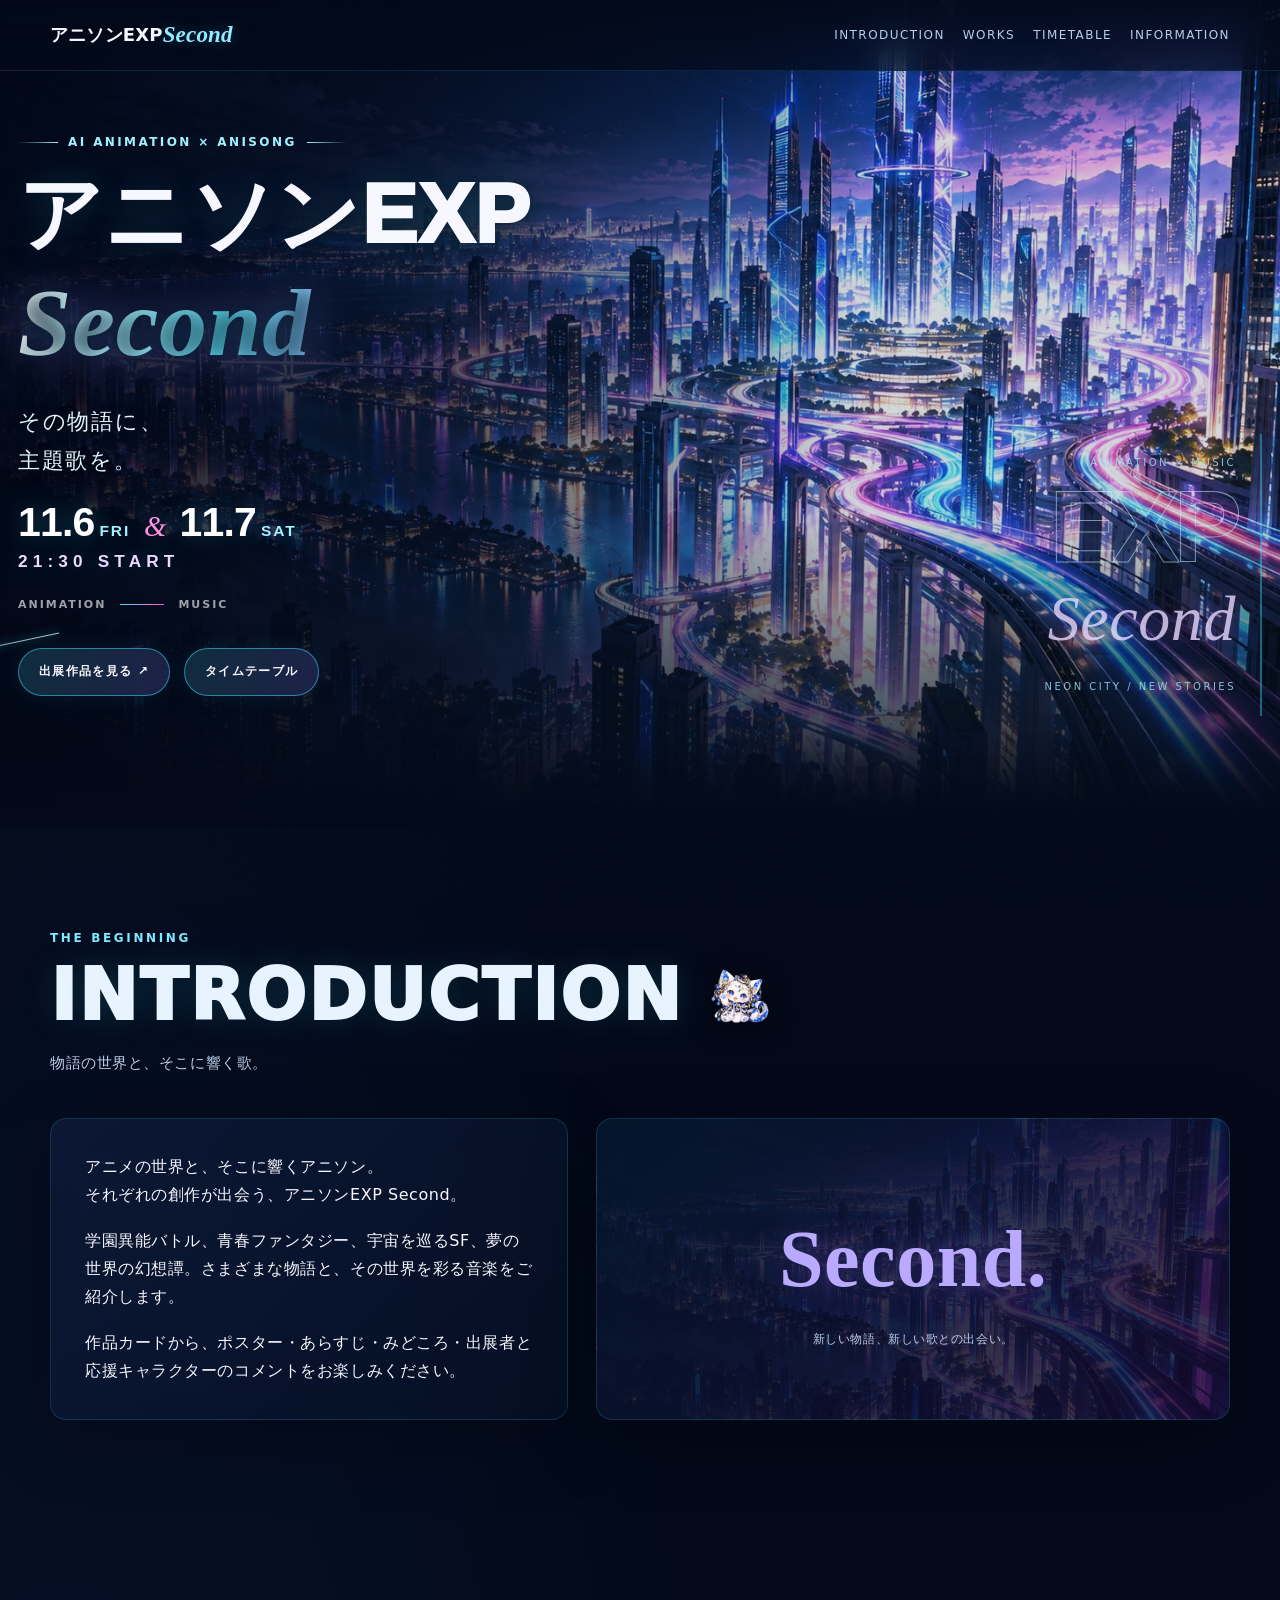
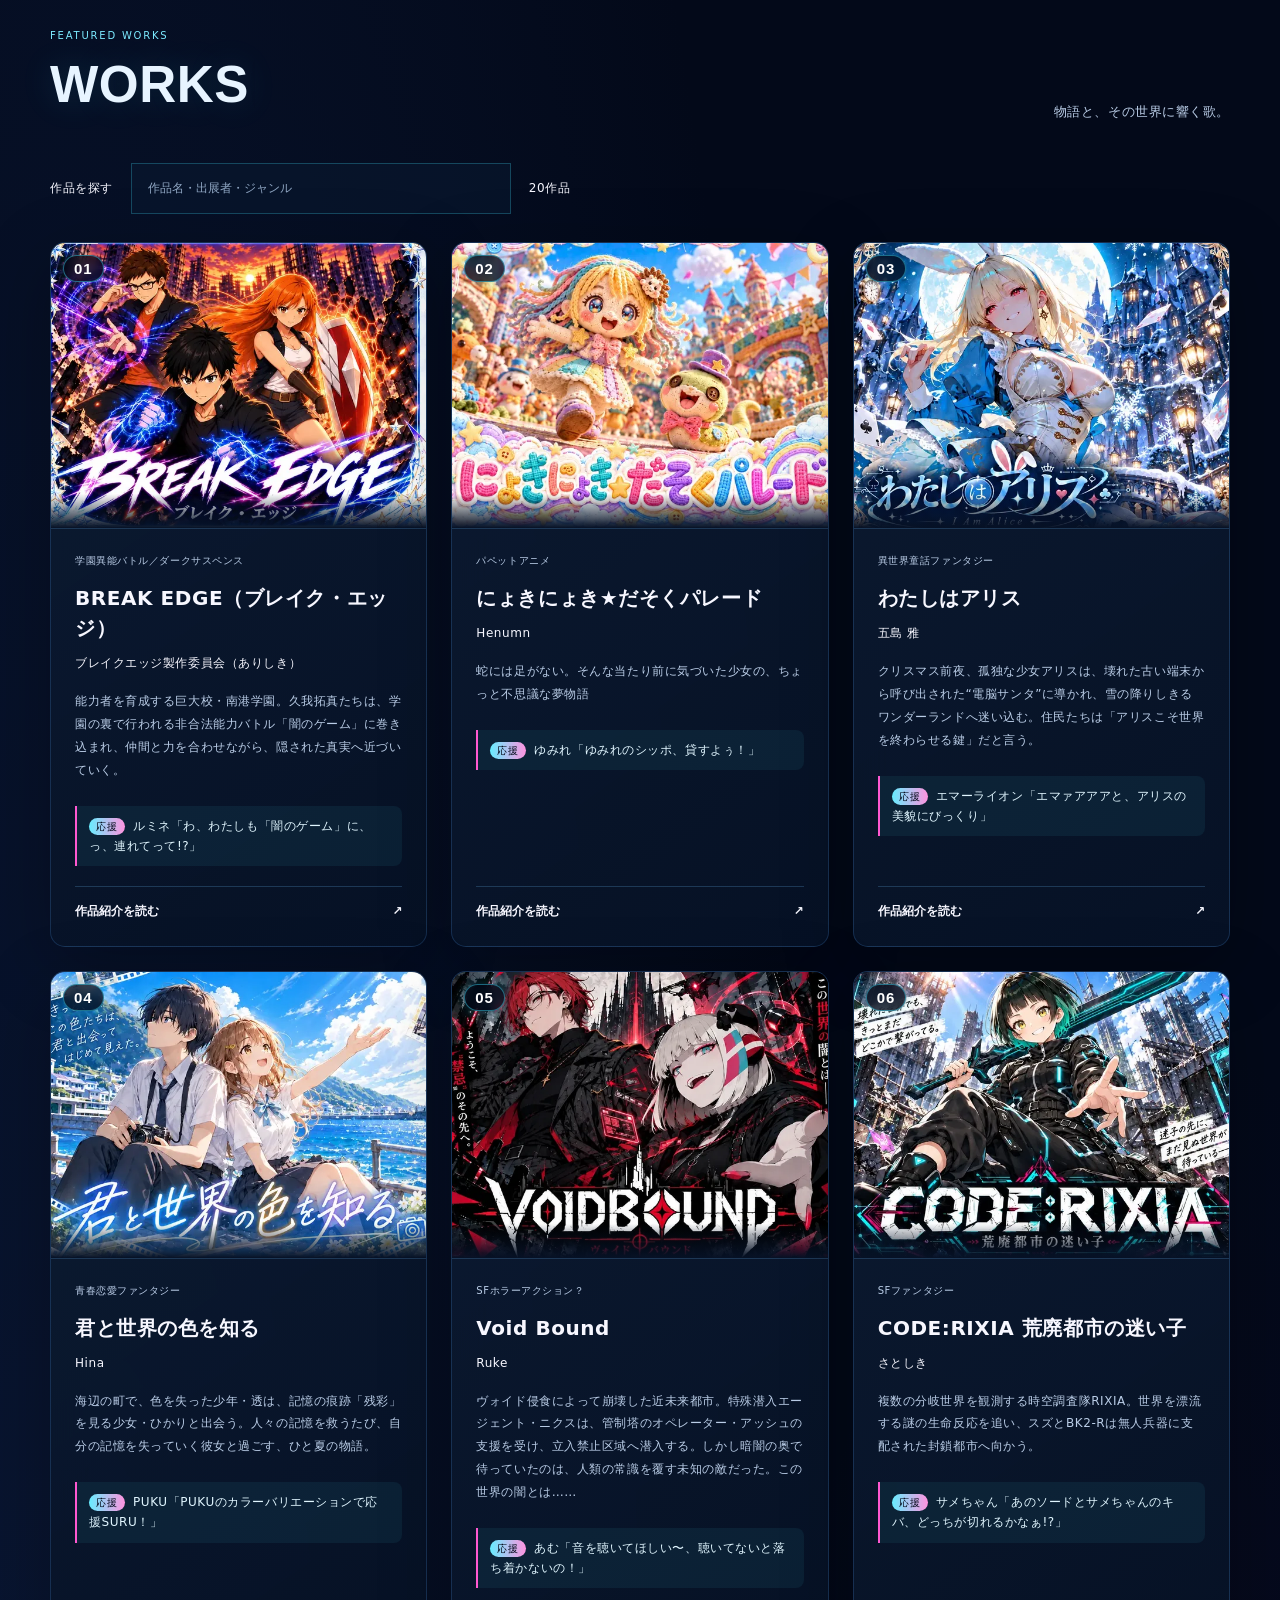
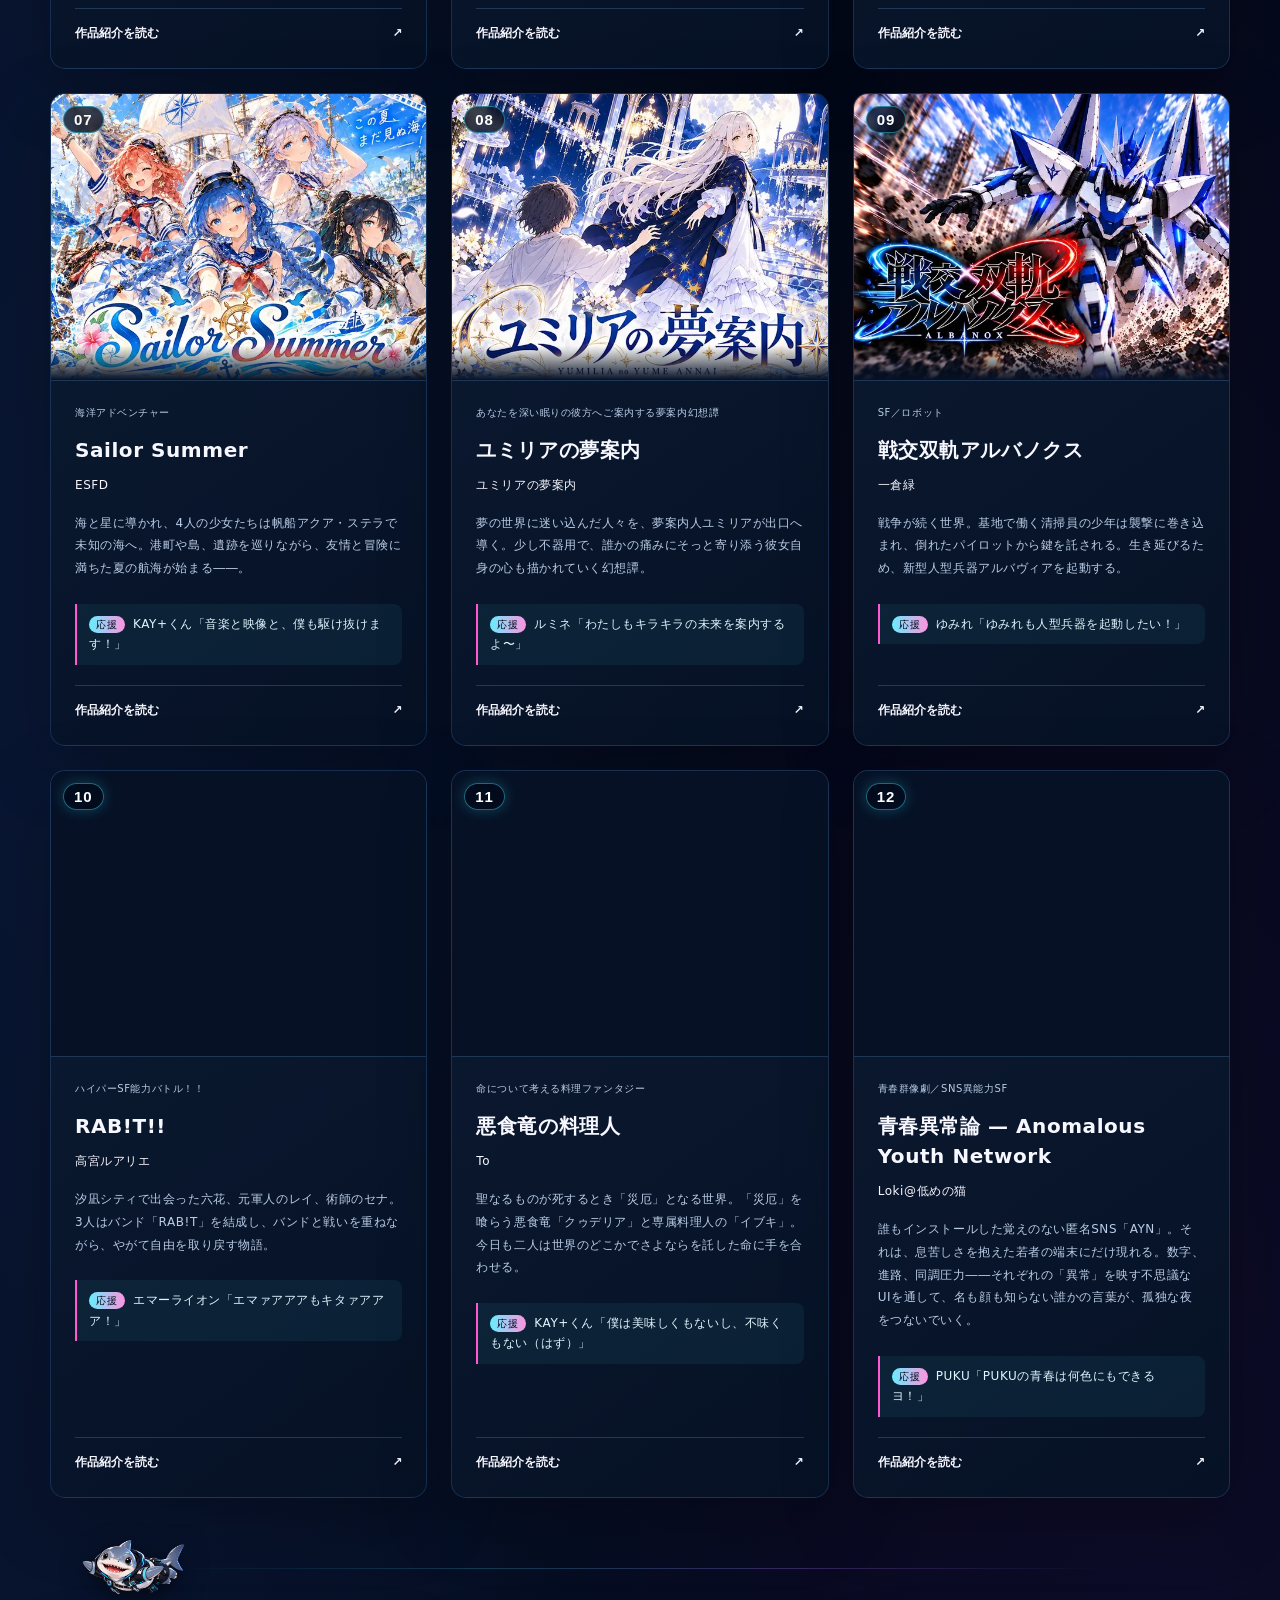
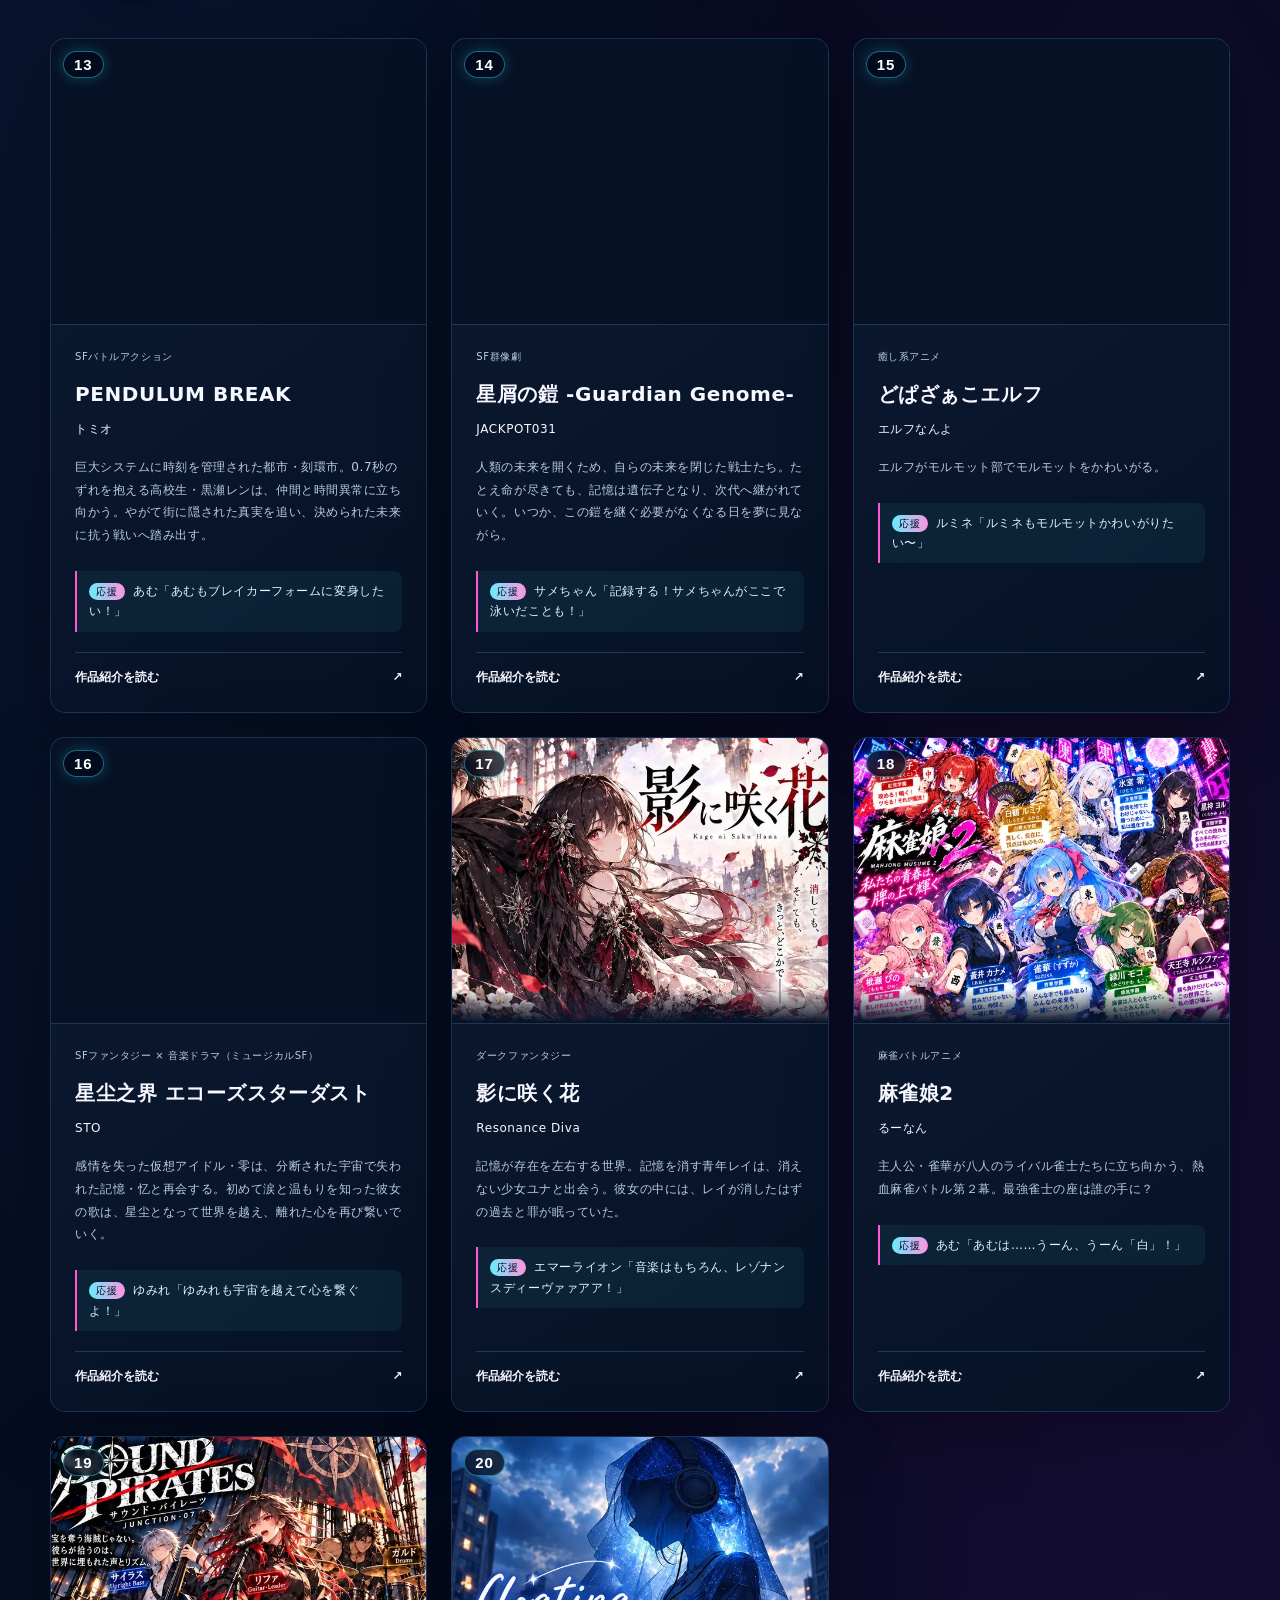
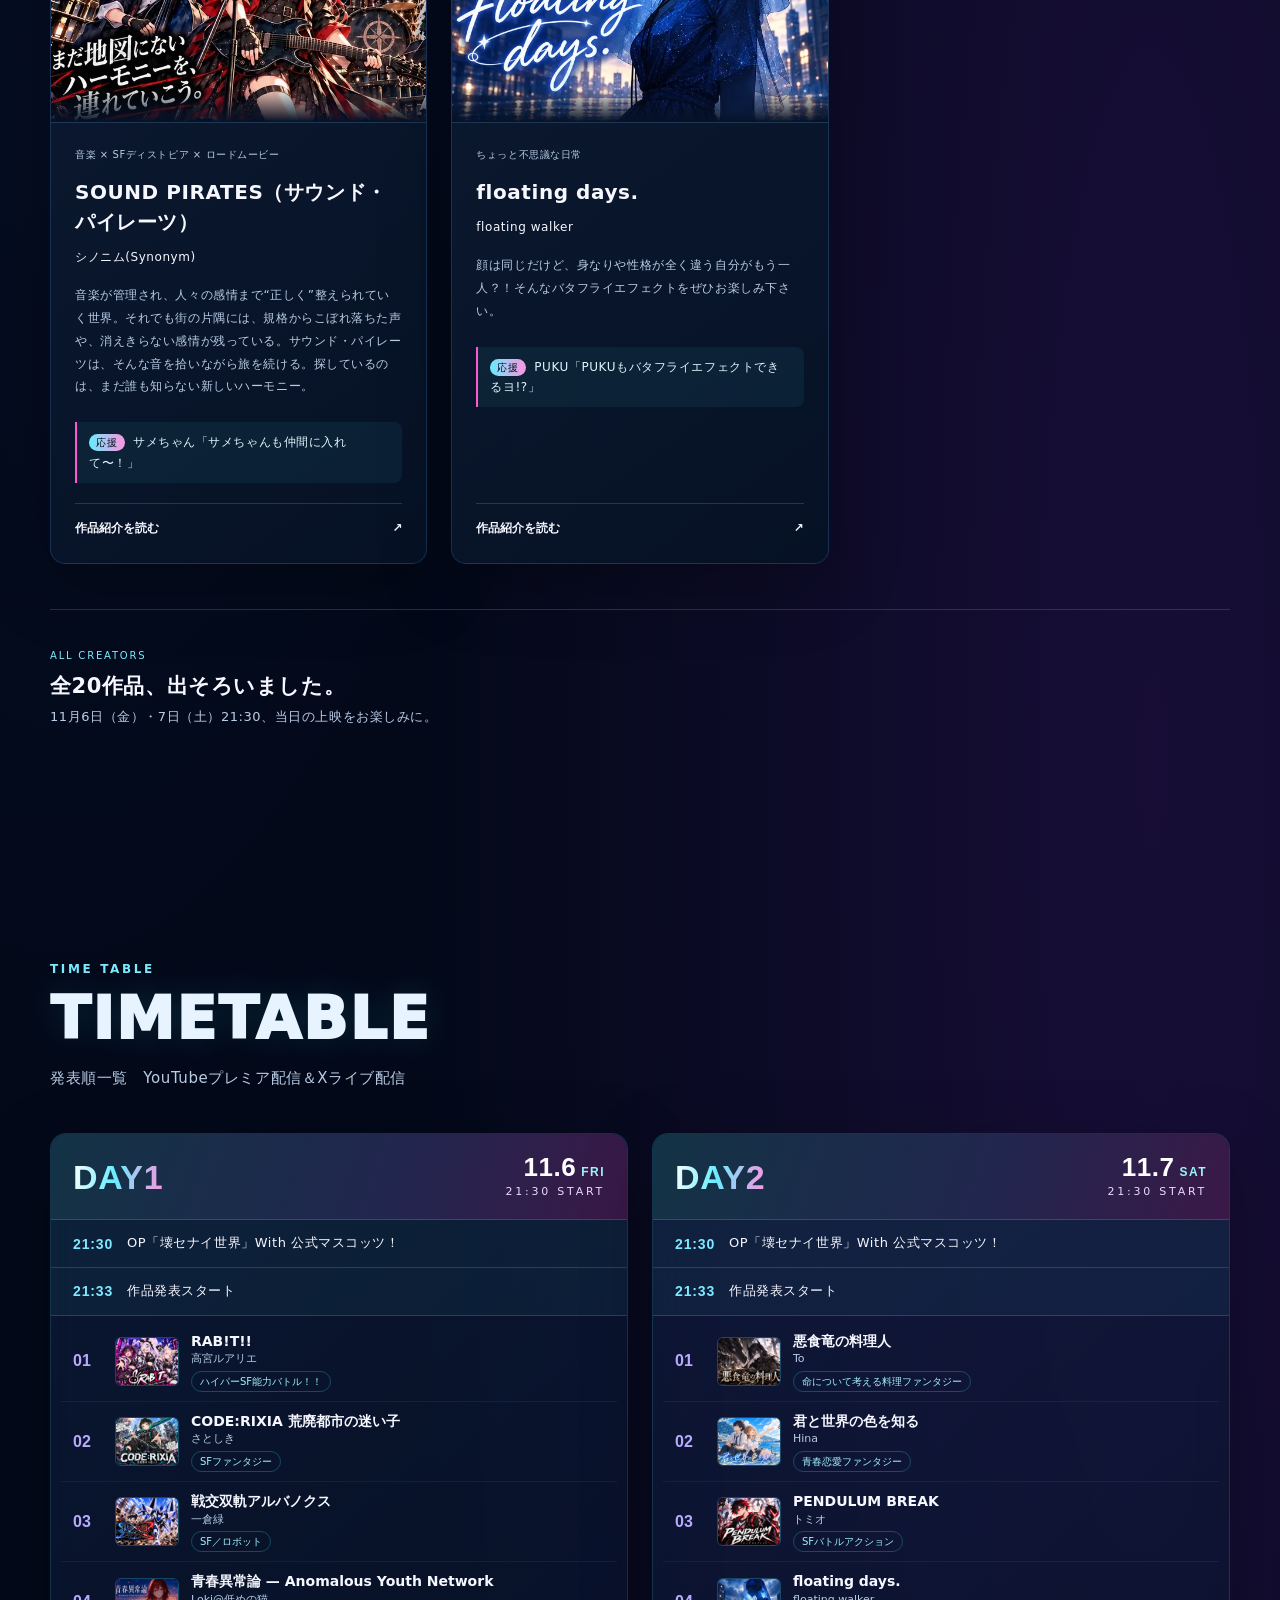
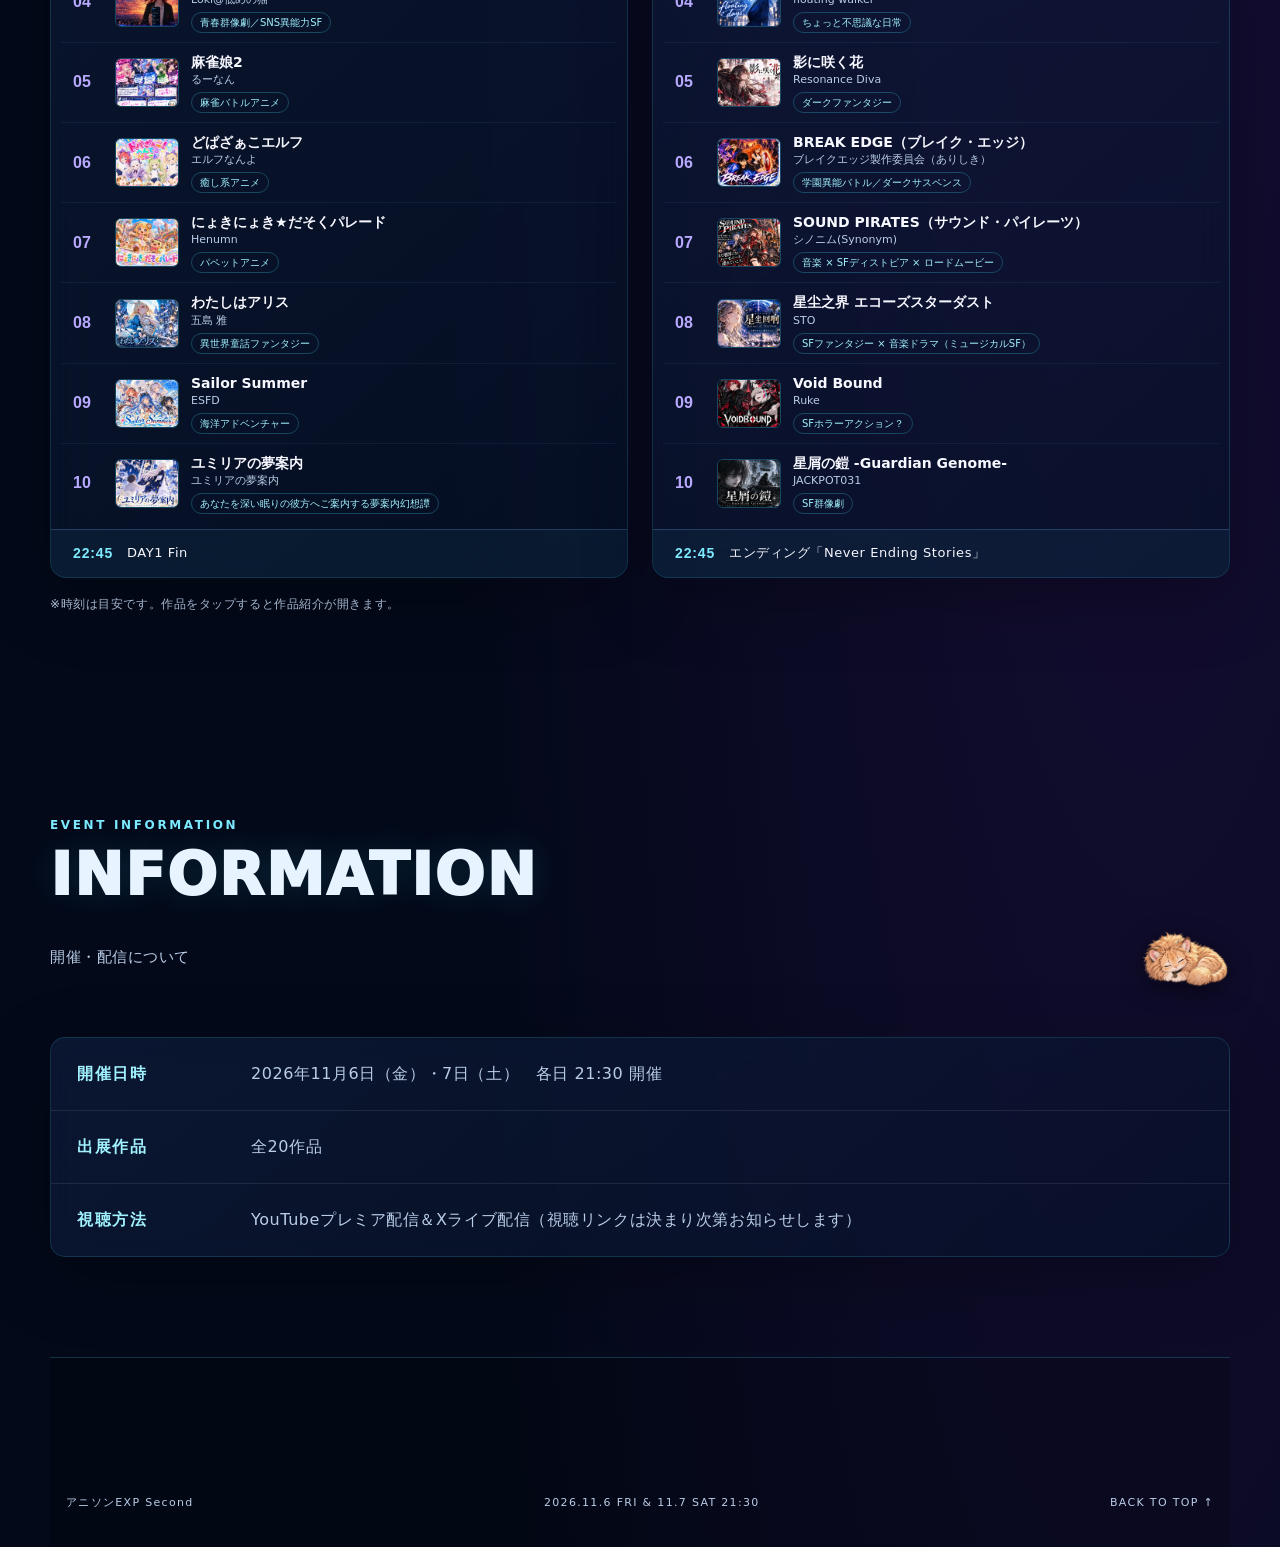
<file: 2/index.html>
<!doctype html><html lang="ja"><head><meta charset="utf-8"><meta name="viewport" content="width=device-width,initial-scale=1"><title>アニソンEXP Second</title><link rel="icon" href="assets/favicon.svg" type="image/svg+xml"><meta property="og:type" content="website"><meta property="og:url" content="https://luarietakamiya-dotcom.github.io/AI-Anison-EXP/2/"><meta property="og:title" content="アニソンEXP Second"><meta property="og:description" content="アニソンEXP Second（2026年11月6日・7日 21:30開催）。AIアニメと主題歌の出展作品20作のあらすじ、みどころ、クリエイターコメントをご紹介。"><meta name="twitter:card" content="summary_large_image"><meta property="og:image" content="https://luarietakamiya-dotcom.github.io/AI-Anison-EXP/2/assets/neon-city-v1.webp"><link rel="preload" as="image" href="assets/neon-city-v1.webp"><meta name="description" content="アニソンEXP Second（2026年11月6日・7日 21:30開催）。AIアニメと主題歌の出展作品20作のあらすじ、みどころ、クリエイターコメントをご紹介。"><style>
    :root {
      --bg: #04040d;
      --bg-2: #09091a;
      --text: #f7f7ff;
      --muted: #b7b8d8;
      --dim: #77799f;
      --main: #ffba67;
      --sub: #ffd48d;
      --accent: #ff7f76;
      --gold: #ffe6a7;
      --line: rgba(255, 255, 255, 0.14);
      --glass: rgba(255, 255, 255, 0.065);
      --shadow: 0 0 38px rgba(255, 186, 103, 0.32);
      --max: 1180px;
    }

    * {
      box-sizing: border-box;
      margin: 0;
      padding: 0;
    }

    html {
      scroll-behavior: smooth;
      background: var(--bg);
    }

    body {
      min-height: 100vh;
      color: var(--text);
      font-family: "Yu Gothic", "Hiragino Kaku Gothic ProN", "Meiryo", system-ui, sans-serif;
      letter-spacing: 0.035em;
      line-height: 1.75;
      overflow-x: hidden;
      background:
        radial-gradient(circle at 20% 10%, rgba(255, 186, 103, 0.26), transparent 30%),
        radial-gradient(circle at 86% 18%, rgba(255, 212, 141, 0.20), transparent 26%),
        radial-gradient(circle at 60% 68%, rgba(255, 127, 118, 0.13), transparent 30%),
        linear-gradient(180deg, #03030a 0%, #080816 45%, #03030a 100%);
    }

    body::before {
      content: "";
      position: fixed;
      inset: 0;
      z-index: -4;
      background-image:
        linear-gradient(rgba(255,255,255,0.035) 1px, transparent 1px),
        linear-gradient(90deg, rgba(255,255,255,0.035) 1px, transparent 1px);
      background-size: 72px 72px;
      mask-image: linear-gradient(to bottom, rgba(0,0,0,0.88), transparent 82%);
      pointer-events: none;
    }

    body::after {
      content: "";
      position: fixed;
      inset: 0;
      z-index: -3;
      opacity: 0.32;
      pointer-events: none;
      background:
        repeating-linear-gradient(
          to bottom,
          transparent 0px,
          transparent 4px,
          rgba(255,255,255,0.035) 5px,
          transparent 7px
        );
      mix-blend-mode: screen;
    }

    a {
      color: inherit;
      text-decoration: none;
    }

    img {
      max-width: 100%;
      display: block;
    }

    .noise {
      position: fixed;
      inset: 0;
      z-index: 0;
      pointer-events: none;
      opacity: 0.07;
      background-image: url("data:image/svg+xml,%3Csvg xmlns='http://www.w3.org/2000/svg' width='180' height='180'%3E%3Cfilter id='n'%3E%3CfeTurbulence type='fractalNoise' baseFrequency='0.75' numOctaves='4' stitchTiles='stitch'/%3E%3C/filter%3E%3Crect width='180' height='180' filter='url(%23n)' opacity='0.62'/%3E%3C/svg%3E");
    }

    #particleCanvas {
      position: fixed;
      inset: 0;
      width: 100%;
      height: 100%;
      z-index: 1;
      pointer-events: none;
      opacity: 0.95;
      mix-blend-mode: screen;
    }

    main {
      position: relative;
      z-index: 2;
    }

    .site-header {
      position: fixed;
      top: 0;
      left: 0;
      right: 0;
      z-index: 50;
      backdrop-filter: blur(18px);
      background: linear-gradient(180deg, rgba(4,4,13,0.88), rgba(4,4,13,0.38));
      border-bottom: 1px solid rgba(255,255,255,0.08);
    }

    .nav {
      width: min(var(--max), calc(100% - 32px));
      margin: 0 auto;
      height: 70px;
      display: flex;
      align-items: center;
      justify-content: space-between;
      gap: 20px;
    }

    .brand {
      display: flex;
      align-items: center;
      gap: 12px;
      font-weight: 900;
      letter-spacing: 0.12em;
      white-space: nowrap;
    }

    .brand-mark {
      width: 34px;
      height: 34px;
      border-radius: 50%;
      position: relative;
      background:
        radial-gradient(circle at 35% 30%, #fff 0 4%, transparent 5%),
        conic-gradient(from 120deg, var(--sub), var(--main), var(--accent), var(--sub));
      box-shadow: 0 0 20px rgba(255,212,141,0.45), inset 0 0 14px rgba(255,255,255,0.24);
    }

    .brand-mark::after {
      content: "";
      position: absolute;
      inset: 7px;
      border-radius: inherit;
      background: var(--bg);
      border: 1px solid rgba(255,255,255,0.18);
    }

    .nav-links {
      display: flex;
      align-items: center;
      gap: 18px;
      font-size: 12px;
      color: var(--muted);
      letter-spacing: 0.12em;
      text-transform: uppercase;
    }

    .nav-links a {
      position: relative;
      padding: 8px 0;
      transition: color 180ms ease;
    }

    .nav-links a::after {
      content: "";
      position: absolute;
      left: 0;
      bottom: 3px;
      width: 0;
      height: 1px;
      background: linear-gradient(90deg, var(--sub), var(--accent));
      transition: width 180ms ease;
    }

    .nav-links a:hover {
      color: var(--text);
    }

    .nav-links a:hover::after {
      width: 100%;
    }

    .menu-button {
      display: none;
      width: 42px;
      height: 42px;
      border: 1px solid var(--line);
      background: rgba(255,255,255,0.05);
      color: var(--text);
      border-radius: 12px;
      font-size: 18px;
    }

    .hero {
      position: relative;
      min-height: 100vh;
      display: grid;
      place-items: center;
      padding: 120px 18px 72px;
      overflow: hidden;
    }

    .hero::before {
      content: "";
      position: absolute;
      width: min(78vw, 920px);
      aspect-ratio: 1;
      border-radius: 50%;
      background:
        radial-gradient(circle, rgba(255,255,255,0.08), transparent 15%),
        radial-gradient(circle, rgba(255,186,103,0.20), transparent 56%);
      border: 1px solid rgba(255,255,255,0.08);
      box-shadow: inset 0 0 80px rgba(255,212,141,0.06), 0 0 180px rgba(255,186,103,0.22);
      animation: floatCircle 12s ease-in-out infinite;
      z-index: -1;
    }

    .hero::after {
      content: "ANISONG EXP SECOND / ANIMATION / MUSIC";
      position: absolute;
      bottom: 20%;
      left: -5vw;
      width: 110vw;
      font-family: Impact, Haettenschweiler, "Arial Narrow Bold", sans-serif;
      font-size: clamp(58px, 11vw, 172px);
      letter-spacing: 0.08em;
      color: rgba(255,255,255,0.035);
      white-space: nowrap;
      transform: rotate(-5deg);
      pointer-events: none;
    }

    @keyframes floatCircle {
      0%, 100% { transform: translate3d(0, 0, 0) scale(1); }
      50% { transform: translate3d(0, -18px, 0) scale(1.02); }
    }

    .hero-inner {
      width: min(var(--max), 100%);
      display: grid;
      grid-template-columns: 1.1fr 0.9fr;
      align-items: center;
      gap: 42px;
    }

    .eyebrow {
      display: inline-flex;
      align-items: center;
      gap: 10px;
      color: var(--gold);
      font-size: 12px;
      letter-spacing: 0.20em;
      text-transform: uppercase;
      font-weight: 800;
      margin-bottom: 18px;
    }

    .eyebrow::before,
    .eyebrow::after {
      content: "";
      width: 40px;
      height: 1px;
      background: linear-gradient(90deg, transparent, var(--gold));
    }

    .eyebrow::after {
      background: linear-gradient(90deg, var(--gold), transparent);
    }

    .title-wrap {
      position: relative;
    }

    .hero-title {
      font-size: clamp(42px, 7vw, 96px);
      line-height: 0.98;
      letter-spacing: 0.01em;
      font-weight: 950;
      text-shadow: 0 0 34px rgba(255,186,103,0.36);
    }

    .hero-title .sub-title {
      display: block;
      margin-top: 12px;
      font-size: clamp(26px, 4vw, 54px);
      font-family: Georgia, "Times New Roman", serif;
      font-style: italic;
      font-weight: 700;
      color: transparent;
      background: linear-gradient(90deg, #fff, var(--sub), var(--accent), #fff);
      -webkit-background-clip: text;
      background-clip: text;
      filter: drop-shadow(0 0 12px rgba(255,212,141,0.25));
    }

    .date-line {
      margin-top: 28px;
      display: flex;
      flex-wrap: wrap;
      align-items: center;
      gap: 12px;
      font-size: clamp(18px, 2.2vw, 30px);
      font-weight: 900;
      letter-spacing: 0.16em;
    }

    .date-line span {
      padding: 4px 14px;
      border: 1px solid rgba(255,255,255,0.18);
      background: rgba(255,255,255,0.055);
      box-shadow: 0 0 20px rgba(255,212,141,0.10);
    }

    .hero-copy {
      max-width: 640px;
      margin-top: 28px;
      color: var(--muted);
      font-size: clamp(15px, 1.6vw, 19px);
    }

    .hero-actions {
      margin-top: 34px;
      display: flex;
      flex-wrap: wrap;
      gap: 14px;
    }

    .button {
      display: inline-flex;
      align-items: center;
      justify-content: center;
      gap: 10px;
      min-height: 48px;
      padding: 12px 20px;
      border-radius: 999px;
      border: 1px solid rgba(255,255,255,0.18);
      background: rgba(255,255,255,0.07);
      color: var(--text);
      font-weight: 800;
      font-size: 13px;
      letter-spacing: 0.11em;
      transition: transform 180ms ease, border-color 180ms ease, background 180ms ease;
    }

    .button.primary {
      background: linear-gradient(90deg, rgba(255,186,103,0.95), rgba(255,127,118,0.88));
      box-shadow: var(--shadow);
    }

    .button:hover {
      transform: translateY(-2px);
      border-color: rgba(255,255,255,0.42);
    }

    .visual-card {
      position: relative;
      aspect-ratio: 0.78;
      border-radius: 34px;
      border: 1px solid rgba(255,255,255,0.16);
      background:
        linear-gradient(150deg, rgba(255,255,255,0.14), transparent 28%),
        radial-gradient(circle at 50% 26%, rgba(255,212,141,0.24), transparent 24%),
        radial-gradient(circle at 42% 62%, rgba(255,127,118,0.24), transparent 28%),
        linear-gradient(180deg, rgba(255,186,103,0.18), rgba(255,255,255,0.04));
      box-shadow: 0 32px 80px rgba(0,0,0,0.38), inset 0 0 40px rgba(255,255,255,0.07);
      overflow: hidden;
    }

    .visual-card::before {
      content: "";
      position: absolute;
      inset: 7%;
      border-radius: 50% 50% 42% 42%;
      border: 1px solid rgba(255,255,255,0.18);
      background:
        radial-gradient(circle at 50% 20%, rgba(255,255,255,0.18), transparent 13%),
        linear-gradient(180deg, transparent 0%, rgba(255,255,255,0.08) 100%);
      clip-path: polygon(50% 0%, 64% 26%, 95% 34%, 69% 52%, 79% 88%, 50% 66%, 21% 88%, 31% 52%, 5% 34%, 36% 26%);
      filter: drop-shadow(0 0 26px rgba(255,212,141,0.24));
    }

    .visual-card::after {
      content: "MAIN VISUAL PLACEHOLDER";
      position: absolute;
      left: 24px;
      bottom: 22px;
      color: rgba(255,255,255,0.62);
      font-size: 11px;
      letter-spacing: 0.18em;
      font-weight: 900;
    }

    .character-silhouettes {
      position: absolute;
      inset: auto 10% 10% 10%;
      height: 48%;
      display: flex;
      align-items: flex-end;
      justify-content: center;
      gap: 4%;
      opacity: 0.84;
    }

    .silhouette {
      width: 27%;
      height: var(--h);
      border-radius: 999px 999px 20px 20px;
      background: linear-gradient(180deg, rgba(255,255,255,0.34), rgba(255,186,103,0.10) 44%, rgba(0,0,0,0.36));
      border: 1px solid rgba(255,255,255,0.10);
      box-shadow: 0 0 30px rgba(255,212,141,0.10);
      filter: blur(0.1px);
    }

    .silhouette:nth-child(1) { --h: 70%; transform: rotate(-4deg); }
    .silhouette:nth-child(2) { --h: 88%; }
    .silhouette:nth-child(3) { --h: 76%; transform: rotate(4deg); }

    section {
      position: relative;
      padding: 100px 18px;
    }

    .container {
      width: min(var(--max), 100%);
      margin: 0 auto;
    }

    .section-head {
      display: grid;
      grid-template-columns: minmax(0, 0.7fr) minmax(0, 1fr);
      gap: 30px;
      align-items: end;
      margin-bottom: 42px;
    }

    .section-head > div {
      min-width: 0;
    }

    .section-kicker {
      display: block;
      color: var(--sub);
      font-size: 12px;
      letter-spacing: 0.22em;
      font-weight: 900;
      text-transform: uppercase;
      margin-bottom: 10px;
    }

    .section-title {
      font-size: clamp(32px, 4.6vw, 70px);
      line-height: 1;
      font-weight: 950;
      letter-spacing: 0.03em;
    }

    .section-lead {
      color: var(--muted);
      font-size: 15px;
      max-width: 720px;
    }

    .panel {
      border: 1px solid var(--line);
      background: linear-gradient(145deg, rgba(255,255,255,0.09), rgba(255,255,255,0.035));
      border-radius: 26px;
      box-shadow: 0 20px 70px rgba(0,0,0,0.25);
      backdrop-filter: blur(18px);
    }

    .news-list {
      overflow: hidden;
    }

    .news-item {
      display: grid;
      grid-template-columns: 150px 1fr;
      gap: 24px;
      padding: 22px 26px;
      border-bottom: 1px solid rgba(255,255,255,0.09);
    }

    .news-item:last-child {
      border-bottom: none;
    }

    .news-date {
      color: var(--gold);
      font-weight: 900;
      letter-spacing: 0.10em;
    }

    .news-text {
      color: var(--muted);
    }

    .intro-grid {
      display: grid;
      grid-template-columns: 0.9fr 1.1fr;
      gap: 28px;
      align-items: stretch;
    }

    .intro-copy {
      padding: 34px;
    }

    .intro-copy p + p {
      margin-top: 18px;
    }

    .tag-wall {
      position: relative;
      min-height: 360px;
      display: grid;
      place-items: center;
      overflow: hidden;
      padding: 28px;
    }

    .tag-wall::before {
      content: "";
      position: absolute;
      inset: -20%;
      background:
        radial-gradient(circle at 50% 50%, rgba(255,212,141,0.20), transparent 21%),
        conic-gradient(from 180deg, transparent, rgba(255,186,103,0.28), transparent, rgba(255,127,118,0.20), transparent);
      animation: slowSpin 18s linear infinite;
    }

    @keyframes slowSpin {
      to { transform: rotate(360deg); }
    }

    .tag-cloud {
      position: relative;
      display: flex;
      flex-wrap: wrap;
      justify-content: center;
      gap: 12px;
    }

    .tag {
      padding: 8px 13px;
      border: 1px solid rgba(255,255,255,0.18);
      border-radius: 999px;
      background: rgba(4,4,13,0.58);
      color: rgba(255,255,255,0.82);
      font-size: 12px;
      font-weight: 800;
      letter-spacing: 0.12em;
    }

    .story {
      background: linear-gradient(180deg, transparent, rgba(255,186,103,0.05), transparent);
    }

    .story-card {
      position: relative;
      padding: clamp(30px, 5vw, 62px);
      overflow: hidden;
    }

    .story-card::before {
      content: "新御霊市";
      position: absolute;
      right: -16px;
      bottom: -36px;
      font-size: clamp(76px, 13vw, 190px);
      font-weight: 950;
      letter-spacing: 0.04em;
      color: rgba(255,255,255,0.035);
      white-space: nowrap;
    }

    .story-card p {
      position: relative;
      max-width: 780px;
      color: var(--muted);
      font-size: clamp(15px, 1.6vw, 18px);
    }

    .story-card p + p {
      margin-top: 16px;
    }

    .stats-grid {
      display: grid;
      grid-template-columns: repeat(3, 1fr);
      gap: 18px;
      margin-bottom: 30px;
    }

    .stat {
      position: relative;
      overflow: hidden;
      padding: 28px;
      min-height: 210px;
    }

    .stat::after {
      content: "";
      position: absolute;
      width: 160px;
      height: 160px;
      border-radius: 50%;
      right: -70px;
      top: -70px;
      background: radial-gradient(circle, rgba(255,212,141,0.20), transparent 65%);
    }

    .stat-number {
      display: block;
      font-size: clamp(48px, 7vw, 86px);
      line-height: 1;
      font-weight: 950;
      color: transparent;
      background: linear-gradient(120deg, #fff, var(--sub), var(--accent));
      -webkit-background-clip: text;
      background-clip: text;
    }

    .stat-label {
      display: block;
      margin-top: 14px;
      color: var(--gold);
      font-size: 12px;
      font-weight: 900;
      letter-spacing: 0.16em;
      text-transform: uppercase;
    }

    .stat-text {
      margin-top: 10px;
      color: var(--muted);
      font-size: 13px;
    }

    .track-grid {
      display: grid;
      grid-template-columns: repeat(5, 1fr);
      gap: 10px;
    }

    .track {
      min-height: 86px;
      padding: 13px;
      border-radius: 16px;
      border: 1px solid rgba(255,255,255,0.10);
      background: rgba(255,255,255,0.045);
      color: var(--muted);
      font-size: 12px;
    }

    .track strong {
      display: block;
      color: var(--text);
      letter-spacing: 0.12em;
      margin-bottom: 6px;
    }

    .guest-grid {
      display: grid;
      grid-template-columns: repeat(3, 1fr);
      gap: 16px;
    }

    .guest-grid--sync {
      margin-bottom: 88px;
    }

    .sync-card {
      border-color: rgba(255, 207, 92, 0.22);
      background:
        radial-gradient(circle at 82% 15%, rgba(255, 207, 92, 0.12), transparent 34%),
        linear-gradient(145deg, rgba(255,186,103,0.12), rgba(255,255,255,0.045));
    }

    .guest-card.sync-card:hover {
      border-color: rgba(255, 207, 92, 0.55);
      background:
        radial-gradient(circle at 82% 15%, rgba(255, 207, 92, 0.2), transparent 38%),
        linear-gradient(145deg, rgba(255,186,103,0.2), rgba(255,255,255,0.06));
    }

    .sync-card .guest-role {
      color: #ffe18f;
      border-color: rgba(255, 225, 143, 0.32);
      background: rgba(255, 207, 92, 0.07);
    }

    .guest-card {
      position: relative;
      overflow: hidden;
      padding: 20px;
      min-height: 176px;
      transition: transform 190ms ease, border-color 190ms ease, background 190ms ease;
    }

    .guest-card::before {
      content: attr(data-no);
      position: absolute;
      top: 8px;
      right: 16px;
      font-size: 42px;
      line-height: 1;
      font-weight: 950;
      color: rgba(255,255,255,0.055);
    }

    .guest-card::after {
      content: "";
      position: absolute;
      left: -30%;
      top: 0;
      width: 34%;
      height: 100%;
      background: linear-gradient(90deg, transparent, rgba(255,255,255,0.15), transparent);
      transform: skewX(-18deg);
      transition: left 380ms ease;
    }

    .guest-card:hover {
      transform: translateY(-4px);
      border-color: rgba(255,212,141,0.38);
      background: linear-gradient(145deg, rgba(255,186,103,0.14), rgba(255,255,255,0.045));
    }

    .guest-card:hover::after {
      left: 120%;
    }

    .guest-role {
      display: inline-flex;
      padding: 5px 10px;
      border-radius: 999px;
      border: 1px solid rgba(255,255,255,0.14);
      color: var(--sub);
      font-size: 10px;
      font-weight: 900;
      letter-spacing: 0.16em;
      margin-bottom: 14px;
    }

    .guest-avatar {
      position: relative;
      width: 104px;
      aspect-ratio: 1;
      margin: 2px 0 18px;
      border-radius: 50%;
      overflow: hidden;
      border: 1px solid rgba(255,255,255,0.24);
      background: linear-gradient(145deg, rgba(255,212,141,0.16), rgba(255,186,103,0.16), rgba(255,127,118,0.14));
      box-shadow: 0 0 24px rgba(255,212,141,0.12);
    }

    .guest-avatar::after {
      content: "";
      position: absolute;
      inset: 0;
      border-radius: inherit;
      box-shadow: inset 0 0 18px rgba(0,0,0,0.28);
      pointer-events: none;
    }

    .guest-avatar img {
      width: 100%;
      height: 100%;
      object-fit: cover;
      object-position: center;
    }

    .guest-avatar--pending {
      display: grid;
      place-items: center;
    }

    .guest-avatar--pending span {
      color: rgba(255,255,255,0.48);
      font-size: 9px;
      font-weight: 900;
      letter-spacing: 0.12em;
      text-align: center;
    }

    .guest-name {
      position: relative;
      font-size: 18px;
      line-height: 1.35;
      font-weight: 900;
      padding-right: 34px;
    }

    .guest-track {
      position: relative;
      margin-top: 14px;
      color: var(--muted);
      font-size: 12px;
    }

    .guest-track span {
      color: var(--gold);
      font-weight: 900;
    }

    .character-grid {
      display: grid;
      grid-template-columns: repeat(3, 1fr);
      gap: 18px;
    }

    .character-card {
      position: relative;
      min-height: 360px;
      padding: 28px;
      overflow: hidden;
      display: flex;
      flex-direction: column;
      justify-content: flex-end;
    }

    .character-card::before {
      content: "";
      position: absolute;
      left: 50%;
      top: 32px;
      width: 42%;
      height: 52%;
      transform: translateX(-50%);
      border-radius: 999px 999px 28px 28px;
      background:
        radial-gradient(circle at 50% 20%, rgba(255,255,255,0.30), transparent 18%),
        linear-gradient(180deg, rgba(255,255,255,0.25), rgba(255,186,103,0.10), rgba(0,0,0,0.20));
      border: 1px solid rgba(255,255,255,0.14);
      box-shadow: 0 0 36px rgba(255,212,141,0.12);
    }

    .character-card::after {
      content: attr(data-bg);
      position: absolute;
      top: 22px;
      left: 22px;
      font-size: clamp(56px, 8vw, 108px);
      line-height: 0.9;
      font-weight: 950;
      color: rgba(255,255,255,0.045);
    }

    .character-card h3,
    .character-card p {
      position: relative;
    }

    .character-card h3 {
      font-size: 30px;
      letter-spacing: 0.16em;
    }

    .character-card p {
      margin-top: 10px;
      color: var(--muted);
      font-size: 13px;
    }

    .schedule-line {
      display: grid;
      grid-template-columns: repeat(4, 1fr);
      gap: 16px;
    }

    .schedule-item {
      padding: 22px;
      min-height: 156px;
      position: relative;
      overflow: hidden;
    }

    .schedule-item::before {
      content: "";
      position: absolute;
      left: 22px;
      top: 0;
      width: 1px;
      height: 100%;
      background: linear-gradient(to bottom, transparent, var(--sub), transparent);
      opacity: 0.5;
    }

    .schedule-item h3,
    .schedule-item p,
    .schedule-item time {
      position: relative;
      padding-left: 18px;
    }

    .schedule-item time {
      display: block;
      color: var(--gold);
      font-size: 12px;
      font-weight: 900;
      letter-spacing: 0.12em;
      margin-bottom: 12px;
    }

    .schedule-item h3 {
      font-size: 20px;
      margin-bottom: 8px;
    }

    .schedule-item p {
      color: var(--muted);
      font-size: 12px;
    }

    .credit-grid {
      display: grid;
      grid-template-columns: 0.8fr 1.2fr;
      gap: 18px;
    }

    .credit-logo {
      min-height: 260px;
      display: grid;
      place-items: center;
      text-align: center;
      padding: 28px;
    }

    .credit-logo strong {
      display: block;
      font-size: clamp(28px, 4vw, 50px);
      line-height: 1;
      margin-bottom: 14px;
    }

    .credit-logo span {
      color: var(--muted);
      font-size: 12px;
      letter-spacing: 0.18em;
    }

    .credit-list {
      padding: 26px;
    }

    .credit-row {
      display: grid;
      grid-template-columns: 170px 1fr;
      gap: 18px;
      padding: 13px 0;
      border-bottom: 1px solid rgba(255,255,255,0.08);
    }

    .credit-row:last-child {
      border-bottom: none;
    }

    .credit-row dt {
      color: var(--sub);
      font-size: 11px;
      font-weight: 900;
      letter-spacing: 0.18em;
      text-transform: uppercase;
    }

    .credit-row dd {
      color: var(--muted);
      font-size: 13px;
    }

    .footer {
      padding: 42px 18px 56px;
      border-top: 1px solid rgba(255,255,255,0.08);
      background: rgba(0,0,0,0.18);
      text-align: center;
      color: var(--dim);
      font-size: 11px;
      letter-spacing: 0.12em;
    }

    .footer p {
      line-height: 1.9;
    }

    .reveal {
      opacity: 0;
      transform: translateY(26px);
      transition: opacity 700ms ease, transform 700ms ease;
    }

    .reveal.is-visible {
      opacity: 1;
      transform: translateY(0);
    }

    .glitch {
      position: relative;
      display: inline-block;
    }

    .glitch::before,
    .glitch::after {
      content: attr(data-text);
      position: absolute;
      inset: 0;
      pointer-events: none;
      opacity: 0;
    }

    .glitch::before {
      color: var(--sub);
      transform: translateX(-2px);
      clip-path: inset(0 0 58% 0);
    }

    .glitch::after {
      color: var(--accent);
      transform: translateX(2px);
      clip-path: inset(54% 0 0 0);
    }

    .glitch:hover::before,
    .glitch:hover::after {
      opacity: 0.72;
      animation: glitchJitter 520ms steps(2, end) infinite;
    }

    @keyframes glitchJitter {
      0% { transform: translate(0,0); }
      25% { transform: translate(-2px,1px); }
      50% { transform: translate(2px,-1px); }
      75% { transform: translate(-1px,2px); }
      100% { transform: translate(0,0); }
    }



    /* Integrated key visuals */
    .hero-inner {
      grid-template-columns: 0.82fr 1.18fr;
    }

    .visual-card {
      aspect-ratio: 3 / 2;
      border-radius: 26px;
      padding: 8px;
      background:
        linear-gradient(135deg, rgba(255,255,255,0.18), transparent 30%),
        radial-gradient(circle at 18% 14%, rgba(255,212,141,0.22), transparent 28%),
        radial-gradient(circle at 84% 18%, rgba(255,127,118,0.24), transparent 30%),
        rgba(255,255,255,0.05);
      box-shadow: 0 34px 90px rgba(0,0,0,0.46), 0 0 70px rgba(255,186,103,0.22), inset 0 0 32px rgba(255,255,255,0.08);
    }

    .visual-card::before,
    .visual-card::after,
    .character-silhouettes {
      display: none;
    }

    .visual-card img {
      width: 100%;
      height: 100%;
      object-fit: cover;
      object-position: center;
      border-radius: 20px;
      border: 1px solid rgba(255,255,255,0.12);
      box-shadow: inset 0 0 0 1px rgba(255,255,255,0.06);
    }

    .visual-badge {
      position: absolute;
      left: 22px;
      bottom: 22px;
      z-index: 3;
      padding: 7px 12px;
      border-radius: 999px;
      border: 1px solid rgba(255,255,255,0.22);
      background: rgba(4,4,13,0.64);
      backdrop-filter: blur(10px);
      color: rgba(255,255,255,0.86);
      font-size: 10px;
      line-height: 1;
      letter-spacing: 0.18em;
      font-weight: 900;
    }

    .character-visual-grid {
      align-items: stretch;
    }

    .character-visual-grid .character-card {
      min-height: 560px;
      padding: 0;
      border-radius: 28px;
      background: rgba(4,4,13,0.72);
      isolation: isolate;
      transition: transform 220ms ease, border-color 220ms ease, box-shadow 220ms ease;
    }

    .character-visual-grid .character-card:hover {
      transform: translateY(-6px);
      border-color: rgba(255,255,255,0.32);
      box-shadow: 0 28px 88px rgba(0,0,0,0.34), 0 0 42px rgba(255,212,141,0.12);
    }

    .character-visual-grid .character-card::before {
      display: none;
    }

    .character-visual-grid .character-card::after {
      z-index: 2;
      top: 20px;
      left: 20px;
      color: rgba(255,255,255,0.062);
      text-shadow: 0 0 28px rgba(255,255,255,0.08);
      pointer-events: none;
    }

    .character-portrait {
      position: absolute;
      inset: 0;
      width: 100%;
      height: 100%;
      object-fit: cover;
      object-position: center top;
      transform: scale(1.01);
      transition: transform 360ms ease, filter 360ms ease;
    }

    .character-card:hover .character-portrait {
      transform: scale(1.045);
      filter: contrast(1.04) saturate(1.08);
    }

    .character-info {
      position: relative;
      z-index: 4;
      margin-top: auto;
      padding: 150px 24px 24px;
      background:
        linear-gradient(180deg, transparent, rgba(4,4,13,0.76) 42%, rgba(4,4,13,0.94) 100%);
    }

    .character-role {
      display: inline-flex;
      margin-bottom: 10px;
      color: var(--gold);
      font-size: 10px;
      line-height: 1.4;
      letter-spacing: 0.14em;
      font-weight: 900;
    }

    .character-info h3 {
      font-size: clamp(26px, 3.6vw, 40px);
      line-height: 1.05;
      letter-spacing: 0.08em;
      text-shadow: 0 0 24px rgba(0,0,0,0.58);
    }

    .character-info h3 small {
      font-size: 0.42em;
      color: var(--muted);
      letter-spacing: 0.12em;
      margin-left: 8px;
    }

    .character-info p {
      max-width: 94%;
      color: rgba(247,247,255,0.78);
      font-size: 13px;
      line-height: 1.8;
    }

    .character-card--mimi .character-role { color: #74eaff; }
    .character-card--lua .character-role { color: #ffe6a7; }
    .character-card--achan .character-role { color: #ff8ee6; }

    @media (max-width: 1320px) {
      .section-head {
        grid-template-columns: 1fr;
        align-items: start;
        gap: 16px;
      }

      .section-lead {
        max-width: 100%;
      }
    }

    @media (max-width: 980px) {
      .hero-inner {
        grid-template-columns: 1fr;
      }

      .visual-card {
        max-width: 780px;
        width: 100%;
        margin: 0 auto;
      }

      .character-visual-grid .character-card {
        min-height: 620px;
      }
    }

    @media (max-width: 760px) {
      .visual-card {
        border-radius: 20px;
        padding: 6px;
      }

      .visual-card img {
        border-radius: 15px;
      }

      .visual-badge {
        left: 14px;
        bottom: 14px;
        font-size: 9px;
      }

      .character-visual-grid .character-card {
        min-height: 560px;
      }
    }

    @media (max-width: 980px) {
      .hero-inner,
      .section-head,
      .intro-grid,
      .credit-grid {
        grid-template-columns: 1fr;
      }

      .visual-card {
        max-width: 420px;
        width: 100%;
        margin: 0 auto;
      }

      .stats-grid,
      .guest-grid,
      .character-grid,
      .schedule-line {
        grid-template-columns: repeat(2, 1fr);
      }

      .track-grid {
        grid-template-columns: repeat(3, 1fr);
      }
    }

    @media (max-width: 760px) {
      .nav {
        height: 62px;
      }

      .menu-button {
        display: inline-grid;
        place-items: center;
      }

      .nav-links {
        position: fixed;
        left: 16px;
        right: 16px;
        top: 70px;
        display: none;
        flex-direction: column;
        align-items: stretch;
        padding: 18px;
        border-radius: 18px;
        border: 1px solid var(--line);
        background: rgba(5,5,16,0.95);
      }

      .nav-links.is-open {
        display: flex;
      }

      .hero {
        padding-top: 100px;
      }

      section {
        padding: 76px 16px;
      }

      .stats-grid,
      .guest-grid,
      .character-grid,
      .schedule-line,
      .track-grid {
        grid-template-columns: 1fr;
      }

      .news-item,
      .credit-row {
        grid-template-columns: 1fr;
        gap: 4px;
      }

      .hero-actions {
        flex-direction: column;
        align-items: stretch;
      }

      .button {
        width: 100%;
      }
    }


    /* Final responsive overrides for integrated visuals */
    @media (max-width: 980px) {
      .visual-card { max-width: 780px; width: 100%; }
      .character-visual-grid .character-card { min-height: 620px; }
    }

    @media (max-width: 760px) {
      .visual-card { max-width: 100%; border-radius: 20px; padding: 6px; }
      .visual-card img { border-radius: 15px; }
      .visual-badge { left: 14px; bottom: 14px; font-size: 9px; }
      .character-visual-grid .character-card { min-height: 560px; }
    }

  

    /* ===== CINEMATIC REDESIGN 2026-07 ===== */
    :root { --panel-radius: 15px; }
    .panel { border-radius: var(--panel-radius); }

    .hero { min-height: 100svh; padding-top: 92px; }
    .hero-inner { width: min(1360px, 100%); grid-template-columns: minmax(320px,.68fr) minmax(640px,1.32fr); gap: clamp(28px,5vw,72px); align-items: center; }
    .hero-title { font-size: clamp(48px,6.6vw,104px); }
    .hero-copy--cinematic { font-family: "Yu Mincho", "Hiragino Mincho ProN", serif; font-size: clamp(19px,1.7vw,27px); line-height: 1.75; letter-spacing: .08em; color: rgba(255,255,255,.92); margin-top: 26px; }
    .hero-meta-line { display:flex; align-items:center; gap:14px; margin-top:24px; color:rgba(255,255,255,.62); font-size:11px; letter-spacing:.18em; font-weight:800; }
    .hero-meta-line i { width:44px; height:1px; background:linear-gradient(90deg,var(--sub),var(--accent)); }
    .visual-card { max-width:none; border-radius:14px; padding:7px; transform:none; overflow:hidden; background:linear-gradient(145deg, rgba(7,12,36,.92), rgba(20,14,46,.88)); }
    .visual-card img { display:block; width:100%; aspect-ratio:16 / 9; min-height:0; border-radius:9px; object-fit:contain; object-position:center center; background:linear-gradient(145deg, rgba(3,8,28,.96), rgba(16,12,42,.96)); }
    .visual-card::before { border-radius:14px; }

    #intro .panel { border-radius:16px; }
    #story .story-card { border-radius:4px 24px 4px 24px; border-left:2px solid rgba(255,230,167,.65); background:linear-gradient(90deg,rgba(255,230,167,.055),rgba(255,255,255,.025)); }

    .music-cinematic { overflow:hidden; background:radial-gradient(circle at 50% 30%,rgba(255,186,103,.18),transparent 45%); }
    .music-cinematic::before { content:"MUSIC"; position:absolute; inset:auto 0 2%; font-size:min(25vw,360px); font-weight:950; letter-spacing:.08em; color:rgba(255,255,255,.018); white-space:nowrap; pointer-events:none; }
    .music-monument { position:relative; display:grid; grid-template-columns:1fr auto 1fr; align-items:center; gap:clamp(24px,4vw,60px); min-height:520px; padding:50px 0 110px; }
    .music-figure { display:grid; grid-template-columns:auto 1fr; align-items:center; gap:24px; position:relative; z-index:1; }
    .music-number { font-size:clamp(110px,14vw,230px); line-height:.75; font-weight:950; letter-spacing:-.08em; color:transparent; -webkit-text-stroke:1px rgba(255,255,255,.8); text-shadow:0 0 45px rgba(255,186,103,.45); }
    .music-figure--sync .music-number { background:linear-gradient(180deg,#fff 8%,#73eaff 88%); -webkit-background-clip:text; -webkit-text-fill-color:transparent; }
    .music-figure--guest .music-number { background:linear-gradient(180deg,#fff 8%,#ff6ddb 88%); -webkit-background-clip:text; -webkit-text-fill-color:transparent; }
    .music-figure b { display:block; font-size:clamp(25px,3vw,46px); letter-spacing:.08em; }
    .music-figure small { display:block; color:var(--muted); letter-spacing:.16em; font-size:11px; margin:8px 0 18px; }
    .music-figure p { color:var(--muted); max-width:260px; }
    .music-cross { font-family:serif; font-size:clamp(42px,5vw,72px); color:rgba(255,255,255,.28); }
    .music-total { position:absolute; left:50%; bottom:12px; transform:translateX(-50%); text-align:center; }
    .music-total span { display:block; font-size:clamp(66px,8vw,124px); line-height:.8; font-weight:950; background:linear-gradient(90deg,var(--sub),#fff,var(--accent)); -webkit-background-clip:text; -webkit-text-fill-color:transparent; }
    .music-total sup { font-size:.35em; }
    .music-total small { display:block; margin-top:14px; letter-spacing:.28em; color:var(--gold); }
    .track-strip { display:flex; overflow:hidden; gap:30px; padding:19px 0; border-top:1px solid rgba(255,255,255,.14); border-bottom:1px solid rgba(255,255,255,.14); color:rgba(255,255,255,.28); white-space:nowrap; mask-image:linear-gradient(90deg,transparent,#000 10%,#000 90%,transparent); }
    .track-strip span { font-size:11px; letter-spacing:.2em; }

    .guest-card { border-radius:12px; position:relative; overflow:hidden; }
    .guest-card::after { content:""; position:absolute; inset:auto 0 0; height:2px; background:linear-gradient(90deg,var(--sub),var(--main),var(--accent)); opacity:.45; transform:scaleX(.2); transform-origin:left; transition:.35s; }
    .guest-card:hover::after { transform:scaleX(1); opacity:1; }

    .character-cinematic { padding-left:0; padding-right:0; overflow:hidden; }
    .character-cinematic > .container { padding:0 18px; }
    .character-feature { position:relative; min-height:760px; display:grid; place-items:center; border-top:1px solid rgba(255,255,255,.08); overflow:hidden; }
    .character-feature::before { content:""; position:absolute; inset:0; background:radial-gradient(circle at 20% 50%,var(--char-glow),transparent 44%),linear-gradient(90deg,rgba(4,4,13,.15),rgba(4,4,13,.92)); }
    .character-feature--mimi { --char:#54dcff; --char-glow:rgba(255,212,141,.23); }
    .character-feature--lua { --char:#ffe0a0; --char-glow:rgba(255,202,95,.22); }
    .character-feature--achan { --char:#ff65d5; --char-glow:rgba(255,127,118,.22); }
    .character-feature-inner { position:relative; z-index:1; width:min(1320px,calc(100% - 36px)); margin:auto; display:grid; grid-template-columns:minmax(0,1.15fr) minmax(360px,.85fr); align-items:center; gap:clamp(36px,6vw,90px); }
    .character-feature-inner.reverse .character-feature-image { order:2; }
    .character-feature-inner.reverse .character-feature-copy { order:1; }
    .character-feature-image { height:640px; position:relative; }
    .character-feature-image::after { content:""; position:absolute; inset:0; box-shadow:inset 0 0 70px 30px rgba(4,4,13,.7); pointer-events:none; }
    .character-feature-image img { width:100%; height:100%; object-fit:cover; object-position:center top; border-radius:2px 18px 2px 18px; filter:saturate(1.05) contrast(1.03); }
    .character-feature-copy { max-width:520px; }
    .character-index { display:block; color:var(--char); font-size:11px; letter-spacing:.24em; font-weight:900; margin-bottom:22px; }
    .character-feature-copy h3 { line-height:.9; margin-bottom:22px; }
    .character-feature-copy h3 em { display:block; font-style:normal; font-size:clamp(56px,7vw,110px); letter-spacing:-.04em; color:#fff; text-shadow:0 0 35px var(--char-glow); }
    .character-feature-copy h3 small { display:block; margin-top:14px; color:var(--char); font-size:17px; letter-spacing:.12em; }
    .character-roleline { color:var(--char); letter-spacing:.15em; font-size:12px; font-weight:900; margin-bottom:24px; }
    .character-feature-copy > p:not(.character-roleline) { color:rgba(255,255,255,.76); font-size:16px; line-height:2; }
    .character-keywords { display:flex; flex-wrap:wrap; gap:9px; margin-top:28px; }
    .character-keywords span { border:1px solid color-mix(in srgb,var(--char) 45%,transparent); color:var(--char); padding:9px 13px; font-size:10px; letter-spacing:.14em; background:rgba(0,0,0,.22); }

    #credit { background:linear-gradient(180deg,transparent,rgba(0,0,0,.4)); }

    @media (max-width: 980px) {
      .hero-inner { grid-template-columns:1fr; }
      .visual-card img { min-height:0; aspect-ratio:auto; }
      .music-monument { grid-template-columns:1fr; text-align:center; gap:12px; padding-bottom:140px; }
      .music-figure { grid-template-columns:1fr; justify-items:center; }
      .music-figure p { max-width:none; }
      .music-cross { transform:rotate(45deg); }
      .character-feature { min-height:auto; padding:70px 0; }
      .character-feature-inner,.character-feature-inner.reverse { grid-template-columns:1fr; }
      .character-feature-inner.reverse .character-feature-image,.character-feature-inner.reverse .character-feature-copy { order:initial; }
      .character-feature-image { height:min(115vw,700px); }
      .character-feature-copy { max-width:760px; }
    }
    @media (max-width: 600px) {
      .hero { padding-top:76px; }
      .hero-meta-line { flex-wrap:wrap; }
      .music-number { font-size:38vw; }
      .character-feature-copy h3 em { font-size:17vw; }
      .character-feature-image { height:128vw; }
    }

  

    /* Official 3-Sync logo placements */
    .brand {
      gap: 0;
      min-width: 148px;
    }

    .brand-logo-image {
      display: block;
      width: 148px;
      height: 44px;
      object-fit: contain;
      object-position: left center;
      mix-blend-mode: screen;
      filter: drop-shadow(0 0 10px rgba(255,212,141,.22));
    }

    .credit-logo {
      overflow: hidden;
      background: radial-gradient(circle at center, rgba(58,34,110,.25), rgba(3,5,15,.88) 72%);
    }

    .credit-logo-image {
      display: block;
      width: min(100%, 440px);
      margin: 0 auto 18px;
      mix-blend-mode: screen;
      filter: drop-shadow(0 0 18px rgba(255,186,103,.22));
    }

    .credit-logo-caption {
      display: block;
      color: var(--muted);
      font-size: 11px;
      letter-spacing: .2em;
    }

    .footer-logo-image {
      display: block;
      width: min(340px, 78vw);
      margin: 0 auto 22px;
      mix-blend-mode: screen;
      filter: drop-shadow(0 0 16px rgba(255,127,118,.18));
    }

    @media (max-width: 760px) {
      .brand { min-width: 112px; }
      .brand-logo-image { width: 112px; height: 36px; }
      .credit-logo-image { width: min(100%, 320px); }
      .footer-logo-image { width: min(280px, 76vw); }
    }

    /* Guest story viewer */
    body.modal-open { overflow: hidden; }

    .guest-card { cursor: pointer; }
    .guest-card:focus-visible {
      outline: 2px solid var(--sub);
      outline-offset: 4px;
      border-color: rgba(255,212,141,.75);
    }

    .guest-modal[hidden] { display: none; }
    .guest-modal {
      position: fixed;
      inset: 0;
      z-index: 1000;
      display: grid;
      place-items: center;
      padding: 24px;
      opacity: 0;
      transition: opacity 180ms ease;
    }
    .guest-modal.is-open { opacity: 1; }
    .guest-modal-backdrop {
      position: absolute;
      inset: 0;
      background: rgba(1,2,10,.88);
      backdrop-filter: blur(12px);
    }
    .guest-modal-dialog {
      position: relative;
      width: min(1040px, 100%);
      max-height: calc(100svh - 48px);
      padding-top: var(--guest-toolbar-height, 142px);
      overflow: auto;
      overscroll-behavior: contain;
      border: 1px solid rgba(255,255,255,.18);
      border-radius: 18px;
      background:
        radial-gradient(circle at 12% 8%, rgba(255,212,141,.12), transparent 30%),
        radial-gradient(circle at 88% 18%, rgba(255,127,118,.12), transparent 28%),
        rgba(5,6,18,.98);
      box-shadow: 0 32px 120px rgba(0,0,0,.7), 0 0 45px rgba(255,186,103,.16);
      transform: none;
      transition: none;
    }
    .guest-modal.is-open .guest-modal-dialog { transform: none; }
    .guest-modal-close {
      position: absolute;
      z-index: 7;
      top: 12px;
      right: 14px;
      width: 44px;
      height: 44px;
      margin: 0;
      border: 1px solid rgba(255,255,255,.22);
      border-radius: 50%;
      color: #fff;
      background: rgba(3,4,13,.78);
      font-size: 24px;
      line-height: 1;
      cursor: pointer;
      backdrop-filter: blur(8px);
    }
    .guest-modal-close:hover,
    .guest-modal-close:focus-visible { border-color: var(--sub); outline: none; }
    .guest-modal-inner { padding: clamp(22px,4vw,48px); }
    .guest-modal-header { margin: 0 58px 24px 0; }
    .guest-modal-label {
      display: block;
      margin-bottom: 8px;
      color: var(--sub);
      font-size: 11px;
      font-weight: 900;
      letter-spacing: .22em;
    }
    .guest-modal-title {
      font-size: clamp(28px,4vw,52px);
      line-height: 1.2;
      letter-spacing: .03em;
    }
    .guest-modal-media {
      overflow: hidden;
      border: 1px solid rgba(255,255,255,.14);
      border-radius: 14px;
      background: rgba(0,0,0,.32);
      box-shadow: 0 18px 52px rgba(0,0,0,.28);
    }
    .guest-modal-video-stage {
      position: relative;
      display: grid;
      place-items: center;
      width: 100%;
      aspect-ratio: 16 / 9;
      overflow: hidden;
      background:
        radial-gradient(circle at 50% 42%, rgba(255,186,103,.18), transparent 48%),
        #02030a;
    }
    .guest-modal-video,
    .guest-modal-poster {
      position: absolute;
      inset: 0;
      display: block;
      width: 100%;
      height: 100%;
      border: 0;
    }
    .guest-modal-video { z-index: 2; background: #000; }
    .guest-modal-video-stage.is-x { height: min(72svh, 720px); aspect-ratio: auto; }
    .guest-modal-video.is-x { background: #fff; }
    .guest-modal-poster { object-fit: contain; background: rgba(0,0,0,.22); }
    .guest-modal-poster[hidden],
    .guest-modal-video[hidden] { display: none; }
    .guest-video-pending {
      position: relative;
      z-index: 1;
      padding: 10px 14px;
      border: 1px solid rgba(255,255,255,.18);
      color: rgba(255,255,255,.62);
      background: rgba(3,4,14,.72);
      font-size: 11px;
      font-weight: 900;
      letter-spacing: .16em;
    }
    .guest-video-pending[hidden] { display: none; }
    .guest-media-controls {
      display: flex;
      align-items: center;
      gap: 14px;
      padding: 14px 16px;
      border-top: 1px solid rgba(255,255,255,.12);
      background: linear-gradient(90deg, rgba(255,212,141,.05), rgba(255,186,103,.08), rgba(255,127,118,.05));
    }
    .guest-audio-button {
      display: inline-flex;
      align-items: center;
      justify-content: center;
      gap: 10px;
      min-height: 48px;
      padding: 10px 18px;
      border: 1px solid rgba(255,255,255,.22);
      border-radius: 999px;
      color: #fff;
      background: rgba(255,255,255,.055);
      font: inherit;
      font-size: 14px;
      font-weight: 900;
      letter-spacing: .06em;
      cursor: pointer;
      transition: 160ms ease;
    }
    .guest-audio-button:hover:not(:disabled),
    .guest-audio-button:focus-visible {
      border-color: var(--sub);
      background: rgba(255,212,141,.1);
      outline: none;
    }
    .guest-audio-button.is-playing {
      border-color: var(--accent);
      background: linear-gradient(100deg, rgba(255,212,141,.18), rgba(255,127,118,.2));
      box-shadow: 0 0 22px rgba(255,127,118,.14);
    }
    .guest-audio-button:disabled { opacity: .42; cursor: not-allowed; }
    .guest-audio-icon { font-size: 19px; line-height: 1; }
    .guest-media-help {
      color: rgba(255,255,255,.52);
      font-size: 12px;
      letter-spacing: .05em;
    }
    .guest-modal-tabs {
      display: grid;
      grid-template-columns: repeat(3, 1fr);
      gap: 10px;
      margin-top: 22px;
    }
    .guest-modal-tab {
      min-height: 52px;
      padding: 12px 18px;
      border: 1px solid rgba(255,255,255,.18);
      border-radius: 8px;
      color: rgba(255,255,255,.78);
      background: rgba(255,255,255,.045);
      font: inherit;
      font-size: 14px;
      font-weight: 900;
      letter-spacing: .12em;
      cursor: pointer;
      transition: 160ms ease;
    }
    .guest-modal-tab:hover,
    .guest-modal-tab:focus-visible {
      color: #fff;
      border-color: rgba(255,212,141,.6);
      outline: none;
    }
    .guest-modal-tab[aria-selected="true"] {
      color: #fff;
      border-color: transparent;
      background: linear-gradient(100deg, rgba(255,212,141,.28), rgba(255,186,103,.32), rgba(255,127,118,.24));
      box-shadow: 0 0 24px rgba(255,186,103,.16);
    }
    .guest-modal-content {
      margin-top: 16px;
      overflow: hidden;
      border: 1px solid rgba(255,255,255,.14);
      border-radius: 12px;
      background: rgba(0,0,0,.3);
    }
    .guest-modal-content[hidden] { display: none; }
    .guest-content-grid {
      display: grid;
      grid-template-columns: minmax(260px,.8fr) minmax(0,1.4fr);
      align-items: start;
      animation: guestPanelIn 220ms ease both;
    }
    @keyframes guestPanelIn {
      from { opacity: 0; transform: translateY(8px); }
      to { opacity: 1; transform: translateY(0); }
    }
    .guest-content-visual {
      position: relative;
      display: grid;
      place-items: center;
      min-height: 0;
      aspect-ratio: 1;
      align-self: start;
      overflow: hidden;
      border-right: 1px solid rgba(255,255,255,.12);
      background: radial-gradient(circle at 50% 35%, rgba(255,186,103,.15), transparent 54%), rgba(0,0,0,.32);
    }
    .guest-content-image {
      display: block;
      width: 100%;
      height: 100%;
      object-fit: cover;
      object-position: center;
    }
    .guest-content-image[hidden] { display: none; }
    .guest-content-image-pending {
      color: rgba(255,255,255,.5);
      font-size: 11px;
      font-weight: 900;
      letter-spacing: .14em;
      text-align: center;
    }
    .guest-content-image-pending[hidden] { display: none; }
    .guest-content-reader {
      position: relative;
      min-width: 0;
      background: rgba(255,255,255,.025);
    }
    .guest-modal-empty {
      display: grid;
      place-items: center;
      min-height: 560px;
      padding: 32px;
      color: rgba(255,255,255,.55);
      text-align: center;
      font-size: 14px;
      letter-spacing: .08em;
    }
    .guest-modal-empty[hidden] { display: none; }
    .guest-modal-frame {
      display: block;
      width: 100%;
      height: min(74svh, 760px);
      border: 0;
      background: #fff;
    }
    .guest-modal-frame[hidden] { display: none; }
    .guest-modal-frame.is-note {
      width: min(100%, 494px);
      height: 400px;
      margin: 0 auto;
      background: transparent;
    }
    .guest-modal-frame.is-reader {
      height: min(80svh, 920px);
      background: #fff;
    }
    .guest-modal-external {
      display: none;
      justify-content: center;
      align-items: center;
      min-height: 46px;
      padding: 10px 18px;
      border-top: 1px solid rgba(255,255,255,.12);
      color: var(--sub);
      font-size: 13px;
      font-weight: 900;
      letter-spacing: .08em;
      background: rgba(4,5,16,.96);
    }
    .guest-modal-external.is-visible { display: flex; }

    .guest-link-list {
      display: grid;
      grid-template-columns: repeat(2, minmax(0, 1fr));
      align-content: center;
      gap: 12px;
      min-height: 560px;
      padding: clamp(24px, 6vw, 64px);
    }
    .guest-link-list[hidden] { display: none; }
    .guest-link-item {
      display: flex;
      align-items: center;
      justify-content: space-between;
      gap: 14px;
      min-height: 64px;
      padding: 16px 18px;
      border: 1px solid rgba(255,255,255,.17);
      border-radius: 10px;
      color: #fff;
      background: linear-gradient(115deg, rgba(255,212,141,.09), rgba(255,186,103,.12), rgba(255,127,118,.08));
      font-size: 14px;
      font-weight: 900;
      letter-spacing: .06em;
      transition: 160ms ease;
    }
    .guest-link-item::after {
      content: "↗";
      color: var(--sub);
      font-size: 18px;
    }
    .guest-link-item:hover,
    .guest-link-item:focus-visible {
      transform: translateY(-2px);
      border-color: rgba(255,212,141,.58);
      background: linear-gradient(115deg, rgba(255,212,141,.17), rgba(255,186,103,.2), rgba(255,127,118,.14));
      outline: none;
    }

    @media (max-width: 640px) {
      .guest-modal { padding: 0; }
      .guest-modal-dialog { width: 100%; max-height: 100svh; border-radius: 0; border-left: 0; border-right: 0; }
      .guest-modal-inner { padding: 20px 14px 36px; }
      .guest-modal-header { margin-bottom: 18px; }
      .guest-media-controls { align-items: stretch; flex-direction: column; }
      .guest-audio-button { width: 100%; }
      .guest-media-help { text-align: center; }
      .guest-modal-tabs { gap: 6px; }
      .guest-modal-tab { min-height: 48px; padding: 10px 6px; font-size: 13px; letter-spacing: .05em; }
      .guest-content-grid { grid-template-columns: 1fr; min-height: 0; }
      .guest-content-visual { min-height: 0; aspect-ratio: 1; border-right: 0; border-bottom: 1px solid rgba(255,255,255,.12); }
      .guest-content-image { height: 100%; }
      .guest-modal-empty { min-height: 280px; }
      .guest-modal-frame { height: 72svh; }
      .guest-modal-frame.is-reader { height: 76svh; }
      .guest-link-list { grid-template-columns: 1fr; min-height: 280px; padding: 24px 18px; }
    }

    .guest-modal-inner { padding-top: 0; }
    .guest-modal-header { padding-top: clamp(22px,4vw,48px); }
    .guest-reading-toolbar {
      position: fixed;
      top: 0;
      left: 50%;
      z-index: 1100;
      width: min(1040px, calc(100vw - 48px));
      margin: 0;
      transform: translateX(-50%);
      padding: 10px clamp(62px,5vw,72px) 10px clamp(22px,4vw,48px);
      border-bottom: 1px solid rgba(255,255,255,.14);
      background: rgba(5,6,18,.97);
      box-shadow: 0 10px 28px rgba(0,0,0,.34);
      backdrop-filter: blur(14px);
    }
    .guest-reading-toolbar .guest-media-controls { margin: 0; }
    .guest-reading-toolbar .guest-modal-tabs { margin: 8px 0 0; }
    .guest-modal-frame.is-reader { height: 800px; }
    .guest-content-visual { margin: 0; }
    .guest-image-expand { position: absolute; bottom: 8px; right: 8px; padding: 10px 14px; border: 1px solid #888; border-radius: 8px; background: #101020e8; color: white; cursor: pointer; }
    .guest-content-visual:has(.guest-content-image[hidden]) .guest-image-expand { display: none; }
    .guest-image-dialog { width: min(94vw, 1100px); max-height: 94svh; padding: 48px 12px 12px; border: 1px solid #777; border-radius: 12px; background: #080914; color: white; }
    .guest-image-dialog::backdrop { background: #000c; }
    .guest-image-dialog img { display: block; max-width: 100%; max-height: 78svh; object-fit: contain; margin: auto; }
    .guest-image-dialog button { position: absolute; right: 8px; top: 4px; width: 44px; height: 44px; background: transparent; color: white; border: 0; font-size: 28px; cursor: pointer; }
    @media (max-width: 640px) {
      .guest-content-visual { width: 120px; height: 120px; aspect-ratio: 1; margin: 12px; }
      .guest-image-expand { inset: 0; background: transparent; font-size: 0; border: 0; }
      .guest-image-expand::after { content: '拡大'; position: absolute; bottom: 4px; right: 4px; background: #080914dd; padding: 4px 8px; border-radius: 4px; font-size: 12px; }
      .guest-reading-toolbar .guest-media-help { display: none; }
      .guest-modal-inner { padding-top: 0; }
      .guest-modal-header { padding-top: 20px; }
      .guest-reading-toolbar {
        width: 100vw;
        margin: 0;
        padding: 8px 58px 8px 14px;
      }
    }
    #intro .section-head { grid-template-columns: minmax(0, 1fr); gap: 16px; align-items: start; }
    #intro .section-title { font-size: clamp(28px, 5.5vw, 72px); overflow-wrap: anywhere; }
    #intro .section-lead { max-width: none; margin: 0; }
    .illustration-gallery { overflow: hidden; min-width: 0; background: #080b18; display: flex; flex-direction: column; }
    .illustration-stage { min-height: 320px; flex: 1; position: relative; }
    .illustration-stage img { position: absolute; width: 100%; height: 100%; object-fit: contain; }
    .illustration-controls { display: flex; justify-content: center; align-items: center; gap: 16px; padding: 8px; }
    .illustration-controls button { min-width: 44px; min-height: 44px; color: white; background: #20263e; border: 1px solid #566080; border-radius: 8px; cursor: pointer; }
    @media (max-width: 640px) { .illustration-stage { min-height: 260px; } }
  .works-tools{display:flex;gap:18px;align-items:center;margin-bottom:28px;font-size:12px}.works-tools input{background:transparent;border:1px solid var(--line);padding:14px 16px;width:min(380px,60%);font:inherit;color:var(--ink);border-radius:0}.works-grid{display:grid;grid-template-columns:repeat(3,minmax(0,1fr));gap:24px}.work-card{border:1px solid var(--line);background:#faf9f5;min-width:0;display:flex;flex-direction:column}.work-card[hidden]{display:none}.card-art{aspect-ratio:1.85;display:flex;align-items:center;justify-content:space-between;padding:25px;overflow:hidden;background:var(--purple);color:#fff}.card-art span{font-size:100px;line-height:1;letter-spacing:-7px;font-weight:900;opacity:.7}.card-art b{font-size:12px;line-height:1.6;letter-spacing:1px;transform:rotate(-90deg)}.tone-1{background:var(--lime);color:var(--ink)}.tone-2{background:#202026;color:#d0c8ff}.tone-3{background:#e6e1fc;color:var(--purple)}.card-body{padding:24px;display:flex;flex-direction:column;flex:1}.genre{font-size:10px;color:#65616f;line-height:1.6;margin:0 0 14px}.work-card h3{font-size:21px;line-height:1.5;margin:0 0 10px;overflow-wrap:anywhere}.author{font-size:12px;margin:0 0 16px}.summary{font-size:12px;line-height:1.9;margin:0 0 24px}.work-open{display:none;justify-content:space-between;width:100%;padding:14px 0 0;border:0;border-top:1px solid var(--line);background:transparent;font:inherit;font-size:12px;font-weight:700;text-align:left;cursor:pointer;margin-top:auto}.js-ready .work-open{display:flex}.js-ready .fallback{display:none}.pending{border-top:1px solid var(--line);margin-top:45px;padding-top:30px}.pending h3{font-size:21px}.pending p{font-size:13px;line-height:1.9}.pending-note{color:#777}dialog{border:0;background:var(--bg);color:var(--ink);width:min(780px,calc(100% - 32px));max-height:85vh;padding:45px;overflow:auto}dialog::backdrop{background:#17151acc;backdrop-filter:blur(6px)}.dialog-close{position:sticky;top:0;float:right;padding:9px 14px;font:inherit;border:1px solid var(--line);background:var(--bg);cursor:pointer}.modal-title{clear:both;font-size:32px;line-height:1.5;margin:28px 0 12px}.modal-author{font-size:14px;color:#555}.modal-section{border-top:1px solid var(--line);padding-top:20px;margin-top:25px}.modal-section h3{font-size:12px;letter-spacing:1px}.modal-section p{font-size:14px;line-height:2;white-space:pre-wrap;overflow-wrap:anywhere}body.modal-open{overflow:hidden}@media(max-width:1050px){.works-grid{grid-template-columns:repeat(2,minmax(0,1fr))}}@media(max-width:650px){.works-grid{grid-template-columns:1fr}.works-tools{flex-wrap:wrap;gap:12px}.works-tools input{width:100%;order:3}.brand{font-size:14px}nav{gap:10px;font-size:8px}.card-art{aspect-ratio:2.2}dialog{padding:25px}.modal-title{font-size:25px}}


:root{--bg:#080c18;--bg-2:#101a2d;--ink:var(--text);--purple:var(--main);--lime:#ffd48d}html{scroll-padding-top:90px}body{background:radial-gradient(ellipse at 5% 8%,#73523730,transparent 45%),radial-gradient(ellipse at 94% 25%,#913d3930,transparent 45%),#080c18}.reveal{opacity:1;transform:none}.site-header{background:#080c18dc}.brand{letter-spacing:.01em;font-size:18px}.brand em{font-family:Georgia,serif;color:var(--gold);font-size:23px}a:focus-visible,button:focus-visible,input:focus-visible{outline:2px solid var(--gold);outline-offset:5px}.hero-inner{grid-template-columns:minmax(0,.85fr) minmax(0,1.15fr);width:min(1360px,100%)}.hero-title{font-family:Arial,sans-serif;font-size:clamp(42px,6.5vw,94px);line-height:1.05;overflow-wrap:anywhere}.hero-title .sub-title{font-size:clamp(54px,7.5vw,108px);line-height:1.1}.hero .visual-card{aspect-ratio:1.2;display:grid;place-items:center;min-width:0;overflow:hidden;background:radial-gradient(circle at 50% 40%,#4d342c,#131b30 65%);position:relative;isolation:isolate}.poster-orbit{width:65%;aspect-ratio:1;border:1px solid #ffbc7066;position:absolute;transform:rotate(-28deg) scaleY(.8);border-radius:50%;box-shadow:0 0 60px #ffb66918}.poster-orbit:nth-child(2){transform:rotate(35deg) scaleY(.8);width:86%}.poster-text{text-align:center;z-index:2}.poster-text small{font-size:10px;letter-spacing:.4em;color:var(--gold)}.poster-text strong{font-size:clamp(35px,5vw,74px);line-height:1.1;display:block;letter-spacing:-.05em;margin:28px 0 5px;font-family:Arial,sans-serif}.poster-text em{display:block;font-size:clamp(55px,7vw,100px);font-family:Georgia,serif;background:linear-gradient(100deg,#fff4d9,#ffbc71,#ff8680);color:transparent;background-clip:text}.poster-text p{margin-top:28px;font-size:12px;letter-spacing:.25em}.intro-mini{display:grid;place-items:center;padding:35px;text-align:center;min-height:260px}.intro-mini strong{font-size:80px;color:var(--gold);font-family:Georgia,serif}.intro-mini p{font-size:12px;color:var(--muted)}.exp-section{max-width:1212px;margin:auto;padding:100px 16px}.exp-section-head{display:flex;justify-content:space-between;align-items:end;gap:25px;margin-bottom:40px}.exp-section-head h2{font-family:Arial,sans-serif;font-size:clamp(34px,4vw,54px);line-height:1.3}.kicker{font-size:10px;letter-spacing:.18em;color:var(--gold)}.exp-section-head>p{font-size:13px;color:var(--muted)}.work-card{background:linear-gradient(145deg,#ffffff08,#ffffff02);border-radius:15px;cursor:auto}.work-card:before,.work-card:after{display:none}.card-art{background:linear-gradient(145deg,#50363a,#201d31);border-bottom:1px solid var(--line);color:#ffcc95}.tone-1{background:linear-gradient(145deg,#374350,#152136);color:#fbe4b8}.tone-2{background:linear-gradient(145deg,#50392d,#1b1d31);color:#ffb991}.tone-3{background:linear-gradient(145deg,#4b3141,#1b1c2d);color:#ffc4bc}.genre,.summary,.modal-author{color:var(--muted)}.works-tools input{color:var(--text)}.work-card h3{font-size:20px}.work-open:hover{color:var(--gold)}.work-open{color:var(--text)}.pending p{color:var(--muted)}dialog{background:#0d1526;border:1px solid var(--line);border-radius:18px;width:min(1080px,calc(100% - 32px));color:var(--text);padding:25px}.dialog-close{color:var(--text);z-index:2}.modal-layout{display:grid;grid-template-columns:.75fr 1fr;gap:35px;clear:both;padding:20px}.modal-art{position:sticky;top:45px;align-self:start;min-height:390px;background:linear-gradient(135deg,#583d34,#192136);border:1px solid #ffbc7044;border-radius:12px;display:flex;justify-content:center;align-items:center;flex-direction:column}.modal-art span{font-family:Arial,sans-serif;font-size:70px;font-weight:900;letter-spacing:-.05em}.modal-art b{font-family:Georgia,serif;font-size:50px;font-style:italic;color:var(--gold)}.modal-art small{margin-top:30px;font-size:9px;letter-spacing:.2em}.modal-title{font-size:26px;margin:15px 0}.modal-section{padding:20px 0 0}.modal-section p{color:var(--muted)}.footer{max-width:1180px;margin:auto;padding:35px 16px;display:flex;justify-content:space-between;border-top:1px solid var(--line);font-size:11px;color:var(--muted)}.watch-copy{text-align:center;padding:50px 25px}.watch-copy h3{font-size:27px;margin-bottom:12px}.watch-copy p{color:var(--muted);font-size:13px}.schedule-note{color:var(--muted);font-size:13px;padding:25px}.hero-actions .button{font-size:12px}@media(max-width:980px){.hero-inner{grid-template-columns:1fr}.hero .visual-card{width:100%;max-width:700px}.hero-title{font-size:65px}.hero-title .sub-title{font-size:80px}}@media(max-width:760px){.brand{font-size:15px}.brand em{font-size:20px}.exp-section{padding:76px 16px}.exp-section-head{display:block}.modal-layout{grid-template-columns:1fr;padding:5px;gap:22px}.modal-art{position:static;min-height:190px}.modal-art span{font-size:50px}.modal-art b{font-size:40px}.modal-art small{margin-top:10px}.hero-title{font-size:clamp(40px,11vw,68px)}.hero-title .sub-title{font-size:clamp(56px,15vw,90px)}.hero .visual-card{aspect-ratio:1.15}.footer{gap:15px;flex-wrap:wrap}.exp-section-head>p{margin-top:15px}}@media(prefers-reduced-motion:reduce){html{scroll-behavior:auto}*{animation:none!important;transition:none!important}}

/* EXPSecond neon metropolis */
:root{--bg:#030919;--bg-2:#06112a;--main:#7f6aff;--sub:#41e2ff;--accent:#ff58d0;--gold:#a1f2ff;--muted:#bacde7;--line:rgba(112,189,255,.22);--purple:#8270ff;--lime:#7eeaff;--shadow:0 0 38px #41e2ff30}
body{background:radial-gradient(ellipse at 5% 40%,#10255080,transparent 45%),radial-gradient(ellipse at 90% 75%,#31135c70,transparent 45%),#030919}body::before{background-size:90px 90px;opacity:.45}.noise{opacity:.025}body::after{opacity:.12}.site-header{background:linear-gradient(180deg,#030919ed,#030919aa);border-color:#41e2ff22}.brand em{color:#92eaff;text-shadow:0 0 16px #41e2ff50}.nav-links a:after{background:linear-gradient(90deg,#41e2ff,#ff58d0)}
.city-hero{min-height:92svh;isolation:isolate;position:relative;overflow:hidden;background:linear-gradient(90deg,#020716e8 0%,#030a1abc 32%,#030a1a28 67%),linear-gradient(0deg,#030919 1%,#03091900 38%),url('assets/neon-city-v1.webp') center/cover no-repeat;padding-bottom:100px}.city-hero::before{inset:0;width:auto;height:auto;left:0;top:0;border:0;border-radius:0;animation:none;box-shadow:none;opacity:.22;background:radial-gradient(ellipse at 75% 40%,#4fe0ff30,transparent 60%)}.city-hero::after{content:'';position:absolute;left:0;bottom:0;width:100%;height:100px;transform:none;background:linear-gradient(0deg,#030919,transparent)}.city-hero .hero-inner{position:relative;z-index:3;grid-template-columns:1fr 1fr;gap:70px}.hero-text{padding:20px 0}.hero-title{text-shadow:0 0 35px #41e2ff35,0 2px 20px #030919}.hero-title .sub-title{background:linear-gradient(100deg,#fff,#67edff 35%,#b9aaff 65%,#ff93df);background-clip:text;color:transparent;filter:drop-shadow(0 0 24px #a873ff40)}.hero-copy--cinematic{font-family:inherit;line-height:1.8;color:#e1f6ff;text-shadow:0 2px 14px #000}.eyebrow{color:#a1f2ff}.city-label{justify-self:end;align-self:end;text-align:right;color:#fff;opacity:.8;margin-bottom:0;padding:20px 0;border-right:2px solid #41e2ff80;padding-right:24px}.city-label span{display:block;font-size:10px;letter-spacing:.25em;color:#a1e8ff}.city-label strong{display:block;font:900 clamp(55px,8vw,115px)/1.1 Arial,sans-serif;letter-spacing:-.06em;color:transparent;-webkit-text-stroke:1px #c9f4ffb0}.city-label em{display:block;font:italic clamp(40px,5vw,74px)/1.1 Georgia,serif;color:#ebd9ff;text-shadow:0 0 26px #ff58d066;margin-bottom:24px}
.hero-actions .button{background:linear-gradient(110deg,#133345d9,#22264fd9);border-color:#41e2ff80;box-shadow:0 0 24px #41e2ff15}.hero-actions .button:hover{box-shadow:0 0 30px #41e2ff45;border-color:#bffaff}.light-streams{position:absolute;inset:0;z-index:2;pointer-events:none;overflow:hidden;opacity:.75}.stream{position:absolute;width:25%;height:1px;left:-30%;background:linear-gradient(90deg,transparent,#78edff 75%,#fff);box-shadow:0 0 9px #41e2ff;transform:rotate(-12deg);animation:city-stream 8s linear infinite}.stream-1{top:30%;animation-delay:-2s}.stream-2{top:53%;animation-delay:-7s;width:17%}.stream-3{top:68%;animation-delay:-4.5s;background:linear-gradient(90deg,transparent,#ff58d0,#fff);box-shadow:0 0 9px #ff58d0}.stream-4{top:82%;animation-delay:-6s;width:35%}.stream-5{top:42%;animation-delay:-1s;animation-duration:12s;opacity:.45}.stream-6{top:61%;animation-delay:-8s;animation-duration:10s;opacity:.5}.stream-7{top:75%;animation-delay:-3s;animation-duration:11s;background:linear-gradient(90deg,transparent,#b9aaff,#fff)}.stream-8{top:89%;animation-delay:-9s;animation-duration:9s}@keyframes city-stream{0%{left:-40%;opacity:0}12%{opacity:.7}78%{opacity:.7}100%{left:125%;opacity:0}}
.panel{background:linear-gradient(140deg,#13244980,#06132995);border-color:#41e2ff28;box-shadow:0 20px 70px #0004}.section-kicker,.kicker{color:#7ceaff}.section-title,.exp-section-head h2{color:#e7f4ff;text-shadow:0 0 35px #41e2ff25}.section-head:after{background:linear-gradient(90deg,#41e2ff,#a487ff,#ff58d0)}.intro-mini{background:linear-gradient(135deg,#04152ae8,#14092ecf),url('assets/neon-city-v1.webp') center/cover}.intro-mini strong{color:#b9aaff;text-shadow:0 0 40px #996eff55}.work-card{background:linear-gradient(145deg,#0d1d34e8,#061125);border-color:#58aaff32}.work-card:hover{border-color:#41e2ff99;box-shadow:0 15px 50px #0006,0 0 28px #41e2ff20}.card-art{position:relative;background:linear-gradient(120deg,#061a3acc,#18395b90),url('assets/neon-city-v1.webp') center 55%/cover;color:#89eeff;overflow:hidden}.card-art:after{content:'';position:absolute;inset:auto -10% 20% -10%;height:1px;background:linear-gradient(90deg,transparent,#41e2ff,#d5fcff,transparent);box-shadow:0 0 12px #41e2ff;transform:rotate(-12deg)}.tone-1{background-image:linear-gradient(120deg,#201449de,#31135465),url('assets/neon-city-v1.webp');background-position:center 70%;color:#d0bfff}.tone-2{background-image:linear-gradient(120deg,#041525dc,#061f2c66),url('assets/neon-city-v1.webp');background-position:80% center;color:#a2f5ff}.tone-3{background-image:linear-gradient(120deg,#2b1239dc,#15224265),url('assets/neon-city-v1.webp');background-position:20% center;color:#ffadf0}.card-art span{position:relative;z-index:1;opacity:.95;text-shadow:0 0 22px #41e2ff50}.card-art b{position:relative;z-index:1}.genre,.summary,.modal-author{color:#bacde7}.work-open:hover{color:#7eeaff}.works-tools input{background:#091a3090;border-color:#41e2ff40}.works-tools input::placeholder{color:#91a8c4}.pending p{color:#bacde7}dialog{background:#071329;border-color:#41e2ff55;box-shadow:0 0 80px #41e2ff20}.modal-art{background:linear-gradient(0deg,#071329de,#07132935),url('assets/neon-city-v1.webp') 70% center/cover;border-color:#41e2ff55}.modal-art b{color:#d5bfff;text-shadow:0 0 24px #ff58d070}.dialog-close{background:#08162b}.watch-copy{background:linear-gradient(110deg,#102d49dd,#1b1542bb);border-color:#a487ff50}.footer{border-color:#41e2ff33}
@media(max-width:980px){.city-hero .hero-inner{grid-template-columns:1fr;gap:28px}.city-label{justify-self:end;margin-top:0;opacity:.75}.city-hero{min-height:100svh;background-position:65% center}.city-label strong{font-size:75px}.city-label em{font-size:50px}.hero-text{max-width:650px}.light-streams{opacity:.45}}
@media(max-width:760px){.city-hero{padding-top:118px;padding-bottom:70px;background-image:linear-gradient(90deg,#020716e6,#030a1a76),linear-gradient(0deg,#030919,transparent 60%),url('assets/neon-city-v1.webp')}.city-label{margin-top:10px}.city-label strong{font-size:58px}.city-label em{font-size:42px}.hero-copy--cinematic{font-size:21px}.hero-actions{flex-direction:row}.hero-actions .button{width:auto;flex:1;padding:13px 16px}.nav-links{background:#071329f5;border-color:#41e2ff44}.stream{animation-duration:12s}}
@media(prefers-reduced-motion:reduce){.stream{animation:none;left:65%;width:30%;opacity:.25}}


/* work cards with poster art */
.hero-date{display:flex;flex-wrap:wrap;align-items:baseline;gap:10px 14px;margin:22px 0 4px;font:900 clamp(26px,3.2vw,42px)/1 Arial,sans-serif;letter-spacing:-.02em;color:#fff;text-shadow:0 0 24px #41e2ff55}
.hero-date small{font-size:.38em;letter-spacing:.12em;margin-left:5px;color:#a1f2ff}
.hero-date i{font:italic .7em Georgia,serif;color:#ff93df}
.hero-date b{flex-basis:100%;font-size:.42em;letter-spacing:.3em;color:#ebd9ff}
.work-card{overflow:hidden;padding:0}
.work-card .card-art{display:block;position:relative;width:100%;aspect-ratio:640/488;padding:0;border:0;border-bottom:1px solid var(--line);background:#061125;cursor:pointer;overflow:hidden}
.work-card .card-art:before{content:'';position:absolute;inset:0;z-index:1;background:linear-gradient(0deg,#061125 0%,#06112500 12%);pointer-events:none}
.work-card .card-art:after{display:none}
.work-card .card-art img{position:absolute;inset:0;width:100%;height:100%;object-fit:cover;object-position:center top;transition:transform .6s ease}
.work-card:hover .card-art img,.work-card .card-art:focus-visible img{transform:scale(1.045)}
.work-card .card-art span{position:absolute;left:12px;top:12px;z-index:2;padding:5px 10px;font:900 15px/1 Arial,sans-serif;letter-spacing:.06em;color:#fff;opacity:1;background:#030919c0;border:1px solid #41e2ff70;border-radius:99px;box-shadow:0 0 14px #41e2ff40;backdrop-filter:blur(4px)}
.card-supporter{margin:0 0 20px;padding:10px 12px;font-size:12px;line-height:1.7;color:#e1f6ff;background:#41e2ff10;border-left:2px solid #ff58d0;border-radius:0 8px 8px 0}
.card-supporter span{display:inline-block;margin-right:8px;padding:0 7px;font-size:10px;letter-spacing:.1em;color:#030919;background:linear-gradient(90deg,#67edff,#ff93df);border-radius:99px}
.modal-art{padding:0;display:block;min-height:0;overflow:hidden;background:#061125;cursor:zoom-in}
.modal-art img{display:block;width:100%;height:auto}
.modal-supporter-name{font-weight:700;color:#a1f2ff}
dialog{margin:auto}
html{overflow-x:clip}
#poster-viewer{width:100vw;height:100svh;max-width:none;max-height:none;margin:0;padding:0;border:0;background:transparent;box-shadow:none;overflow:auto;cursor:zoom-out}#poster-viewer[open]{display:grid;place-items:center}#poster-viewer::backdrop{background:#000000e0;backdrop-filter:blur(4px)}#poster-viewer img{display:block;max-width:100vw;max-height:100svh;width:auto;height:auto;object-fit:contain}
.section-head{grid-template-columns:minmax(0,1fr);gap:16px;align-items:start}.section-lead{max-width:none;margin:0}
@media(max-width:650px){.work-card .card-art{aspect-ratio:640/488}}

/* Small mascot friends: decorative, in reserved spaces */
.tiny-mascot{width:76px;height:84px;object-fit:contain;display:block;flex:0 0 auto;pointer-events:none;user-select:none;filter:drop-shadow(0 5px 12px #0008);max-width:none}.tiny-mascot.mascot-tall{width:65px;height:104px}.hero-mascot-pals{display:flex;gap:14px;align-items:flex-end;margin-top:26px;height:108px;pointer-events:none}.hero-mascot-pals .tiny-mascot{width:84px;height:92px}.hero-mascot-pals .mascot-tall{width:64px;height:106px}.mascot-heading{display:flex;gap:20px;align-items:center;flex-wrap:nowrap}.mascot-heading .tiny-mascot{width:69px;height:75px;margin:0}.mascot-break{grid-column:1/-1;display:flex;justify-content:space-between;align-items:center;position:relative;height:92px;padding:0 30px;margin:0;pointer-events:none}.mascot-break[hidden]{display:none}.mascot-break:before{content:'';position:absolute;left:120px;right:120px;top:50%;height:1px;background:linear-gradient(90deg,transparent,#41e2ff35,#af75ff45,transparent)}.mascot-break .tiny-mascot{width:76px;height:82px;position:relative;z-index:1}.mascot-pending{position:relative;min-height:150px;padding-right:115px}.mascot-pending-pic{position:absolute;right:18px;top:35px;width:76px;height:84px}.footer{position:relative;align-items:center;padding-top:45px}.footer-mascot-pals{display:flex;align-items:flex-end;gap:12px;flex-basis:100%;justify-content:center;pointer-events:none}.footer-mascot-pals .tiny-mascot{width:54px;height:61px}.footer-mascot-pals .mascot-tall{width:41px;height:70px}.footer{flex-wrap:wrap;row-gap:20px}.footer>span,.footer>a{flex:0 1 auto}
@media(max-width:760px){.hero-mascot-pals{height:82px;margin-top:18px;gap:10px}.hero-mascot-pals .tiny-mascot{width:66px;height:70px}.hero-mascot-pals .mascot-tall{width:48px;height:80px}.mascot-heading{gap:10px;flex-wrap:wrap}.mascot-heading .tiny-mascot{width:48px;height:53px}.mascot-break{height:76px;padding:0 15px}.mascot-break .tiny-mascot{width:62px;height:68px}.mascot-break:before{left:90px;right:90px}.mascot-pending{padding-right:85px}.mascot-pending-pic{right:5px;width:61px;height:69px}}


/* Reserve a separate row for the information mascot and caption. */
#schedule .section-head{grid-template-columns:minmax(0,1fr);gap:16px;align-items:start}
#schedule .information-lead-row{display:flex;align-items:center;justify-content:space-between;gap:24px;min-height:74px;width:100%;position:relative}
#schedule .information-lead-row .section-lead{margin:0;min-width:0;line-height:1.8;position:static;transform:none}
#schedule .information-lead-row .tiny-mascot{position:static;display:block;width:90px;height:68px;flex:0 0 90px;margin:0;transform:none;object-fit:contain}
.footer-mascot-pals .tiny-mascot[src$="lavender-cat-seated-v2.webp"]{width:65px;height:70px}
.mascot-break .tiny-mascot[src$="shark-swim-v2.webp"]{width:106px;height:70px}
@media(max-width:760px){#schedule .information-lead-row{gap:16px;min-height:68px}#schedule .information-lead-row .tiny-mascot{width:76px;height:59px;flex-basis:76px}.mascot-break .tiny-mascot[src$="shark-swim-v2.webp"]{width:92px;height:62px}}

.tt-days{display:grid;grid-template-columns:repeat(2,minmax(0,1fr));gap:24px}
.tt-day{padding:0;overflow:hidden;border-radius:16px}
.tt-head{display:flex;align-items:center;justify-content:space-between;gap:12px;padding:20px 22px;background:linear-gradient(110deg,#133345,#22264f 60%,#3a1847);border-bottom:1px solid var(--line)}
.tt-head h3{font:900 34px/1 Arial,sans-serif;letter-spacing:.02em;background:linear-gradient(100deg,#fff,#67edff 45%,#ff93df);background-clip:text;-webkit-background-clip:text;color:transparent}
.tt-head p{text-align:right;line-height:1.2}
.tt-head time{display:block;font:900 26px/1 Arial,sans-serif;color:#fff}
.tt-head time small{font-size:12px;letter-spacing:.12em;margin-left:5px;color:#a1f2ff}
.tt-head span{font-size:11px;letter-spacing:.25em;color:#ebd9ff}
.tt-event{display:flex;align-items:center;gap:14px;margin:0;padding:12px 22px;font-size:13px;border-bottom:1px solid var(--line);background:#41e2ff0d}
.tt-event time{flex:0 0 auto;font:700 14px/1 Arial,sans-serif;color:#7eeaff;letter-spacing:.06em}
.tt-end{border-bottom:0;border-top:1px solid var(--line)}
.tt-list{list-style:none;margin:0;padding:6px 10px}
.tt-work{display:grid;grid-template-columns:30px 64px minmax(0,1fr);grid-template-rows:auto auto;column-gap:12px;align-items:center;width:100%;padding:9px 12px;border:0;border-radius:10px;background:transparent;color:inherit;font:inherit;text-align:left;cursor:pointer;transition:background .2s}
.tt-work:hover,.tt-work:focus-visible{background:#41e2ff14}
.tt-list li+li .tt-work{border-top:1px solid #70bdff14;border-radius:0}
.tt-list li+li .tt-work:hover{border-radius:10px}
.tt-no{grid-row:1/3;font:900 16px/1 Arial,sans-serif;color:#b9aaff}
.tt-work img{grid-row:1/3;width:64px;height:49px;object-fit:cover;border-radius:6px;border:1px solid #41e2ff40}
.tt-text{min-width:0;display:flex;flex-direction:column;line-height:1.45}
.tt-text strong{font-size:14px;overflow-wrap:anywhere}
.tt-text small{font-size:11px;color:var(--muted)}
.tt-genre{grid-column:3;justify-self:start;margin-top:4px;padding:1px 8px;font-size:10px;line-height:1.7;color:#a1f2ff;border:1px solid #41e2ff40;border-radius:99px}
.tt-note{margin-top:16px;font-size:12px;color:var(--muted)}
@media(max-width:980px){.tt-days{grid-template-columns:1fr}}
@media(max-width:480px){.tt-head{padding:16px}.tt-head h3{font-size:28px}.tt-event{padding:11px 16px}.tt-list{padding:4px 6px}.tt-work{grid-template-columns:24px 54px minmax(0,1fr);column-gap:10px;padding:9px 8px}.tt-work img{width:54px;height:41px}}
</style></head><body><div class="noise" aria-hidden="true"></div><header class="site-header"><nav class="nav" aria-label="メインメニュー"><a class="brand" href="#top">アニソンEXP<em>Second</em></a><button class="menu-button" aria-label="メニューを開く" aria-controls="navLinks" aria-expanded="false">☰</button><div class="nav-links" id="navLinks"><a href="#intro">Introduction</a><a href="#works">Works</a><a href="#timetable">Timetable</a><a href="#schedule">Information</a></div></nav></header><main id="top"><section class="hero city-hero"><div class="light-streams" aria-hidden="true"><i class="stream stream-1"></i><i class="stream stream-2"></i><i class="stream stream-3"></i><i class="stream stream-4"></i><i class="stream stream-5"></i><i class="stream stream-6"></i><i class="stream stream-7"></i><i class="stream stream-8"></i></div><div class="hero-inner"><div class="hero-text"><div class="eyebrow">AI Animation × Anisong</div><h1 class="hero-title">アニソンEXP<span class="sub-title">Second</span></h1><p class="hero-copy hero-copy--cinematic">その物語に、<br>主題歌を。</p><p class="hero-date"><time datetime="2026-11-06T21:30+09:00">11.6<small>FRI</small></time><i>&amp;</i><time datetime="2026-11-07T21:30+09:00">11.7<small>SAT</small></time><b>21:30 START</b></p><div class="hero-meta-line"><span>ANIMATION</span><i></i><span>MUSIC</span></div><div class="hero-actions"><a class="button" href="#works">出展作品を見る ↗</a><a class="button" href="#timetable">タイムテーブル</a></div></div><div class="city-label" aria-hidden="true"><span>ANIMATION × MUSIC</span><strong>EXP</strong><em>Second</em><span>NEON CITY / NEW STORIES</span></div></div></section><section id="intro"><div class="container"><div class="section-head"><div><span class="section-kicker">The Beginning</span><h2 class="section-title mascot-heading">INTRODUCTION<img class="tiny-mascot " src="assets/mascots/lumine-wave.webp" alt="" aria-hidden="true" loading="lazy" decoding="async" width="160" height="160"></h2></div><p class="section-lead">物語の世界と、そこに響く歌。</p></div><div class="intro-grid"><div class="panel intro-copy"><p>アニメの世界と、そこに響くアニソン。<br>それぞれの創作が出会う、アニソンEXP Second。</p><p>学園異能バトル、青春ファンタジー、宇宙を巡るSF、夢の世界の幻想譚。さまざまな物語と、その世界を彩る音楽をご紹介します。</p><p>作品カードから、ポスター・あらすじ・みどころ・出展者と応援キャラクターのコメントをお楽しみください。</p></div><div class="panel intro-mini"><div><strong>Second.</strong><p>新しい物語、新しい歌との出会い。</p></div></div></div></div></section><section class="exp-section" id="works"><div class="exp-section-head"><div><span class="kicker">FEATURED WORKS</span><h2 class="mascot-heading">WORKS<img class="tiny-mascot " src="assets/mascots/headphones-sit.webp" alt="" aria-hidden="true" loading="lazy" decoding="async" width="160" height="160"></h2></div><p>物語と、その世界に響く歌。</p></div><div class="works-tools"><label for="work-search">作品を探す</label><input id="work-search" type="search" placeholder="作品名・出展者・ジャンル" autocomplete="off"><span id="work-count" role="status">20作品</span></div><div class="works-grid"><article class="work-card panel guest-card" data-search="BREAK EDGE（ブレイク・エッジ）ブレイクエッジ製作委員会（ありしき）学園異能バトル／ダークサスペンスルミネ（@49pachko773）"><button class="card-art" type="button" data-index="0" aria-label="BREAK EDGE（ブレイク・エッジ）のポスターと作品紹介を開く"><img src="assets/works/01-thumb.webp" alt="" width="640" height="488" loading="lazy" decoding="async"><span>01</span></button><div class="card-body"><p class="genre">学園異能バトル／ダークサスペンス</p><h3>BREAK EDGE（ブレイク・エッジ）</h3><p class="author">ブレイクエッジ製作委員会（ありしき）</p><p class="summary">能力者を育成する巨大校・南港学園。久我拓真たちは、学園の裏で行われる非合法能力バトル「闇のゲーム」に巻き込まれ、仲間と力を合わせながら、隠された真実へ近づいていく。</p><p class="card-supporter"><span>応援</span>ルミネ「わ、わたしも「闇のゲーム」に、っ、連れてって!?」</p><button class="work-open" type="button" data-index="0">作品紹介を読む <span aria-hidden="true">↗</span></button><details class="fallback"><summary>あらすじ・みどころ</summary><p>能力者を育成する巨大校・南港学園。久我拓真たちは、学園の裏で行われる非合法能力バトル「闇のゲーム」に巻き込まれ、仲間と力を合わせながら、隠された真実へ近づいていく。</p><p>正面突破の拓真、先を読む智貴、仲間を守る遥香。異なる力を持つ三人が、互いの弱点を補いながら強敵へ挑む連携バトルが見どころです。</p><p>ブレイクエッジ製作委員会（ありしき）：王道の能力バトルに、学園の裏側をめぐるサスペンスを詰め込みました。三人の連携を楽しんでください！</p></details></div></article><article class="work-card panel guest-card" data-search="にょきにょき★だそくパレードHenumnパペットアニメゆみれ（@D2l4a5b6m2i）"><button class="card-art" type="button" data-index="1" aria-label="にょきにょき★だそくパレードのポスターと作品紹介を開く"><img src="assets/works/02-thumb.webp" alt="" width="640" height="488" loading="lazy" decoding="async"><span>02</span></button><div class="card-body"><p class="genre">パペットアニメ</p><h3>にょきにょき★だそくパレード</h3><p class="author">Henumn</p><p class="summary">蛇には足がない。そんな当たり前に気づいた少女の、ちょっと不思議な夢物語</p><p class="card-supporter"><span>応援</span>ゆみれ「ゆみれのシッポ、貸すよぅ！」</p><button class="work-open" type="button" data-index="1">作品紹介を読む <span aria-hidden="true">↗</span></button><details class="fallback"><summary>あらすじ・みどころ</summary><p>蛇には足がない。そんな当たり前に気づいた少女の、ちょっと不思議な夢物語</p><p>パペットたちが繰り広げる、予測不能なパレードをお楽しみください！</p><p>Henumn：足りなければ足せばいいんじゃない？</p></details></div></article><article class="work-card panel guest-card" data-search="わたしはアリス五島 雅異世界童話ファンタジーエマーライオン（@SbefKKyDN4MPNmw）"><button class="card-art" type="button" data-index="2" aria-label="わたしはアリスのポスターと作品紹介を開く"><img src="assets/works/03-thumb.webp" alt="" width="640" height="488" loading="lazy" decoding="async"><span>03</span></button><div class="card-body"><p class="genre">異世界童話ファンタジー</p><h3>わたしはアリス</h3><p class="author">五島 雅</p><p class="summary">クリスマス前夜、孤独な少女アリスは、壊れた古い端末から呼び出された“電脳サンタ”に導かれ、雪の降りしきるワンダーランドへ迷い込む。住民たちは「アリスこそ世界を終わらせる鍵」だと言う。</p><p class="card-supporter"><span>応援</span>エマーライオン「エマァアアアと、アリスの美貌にびっくり」</p><button class="work-open" type="button" data-index="2">作品紹介を読む <span aria-hidden="true">↗</span></button><details class="fallback"><summary>あらすじ・みどころ</summary><p>クリスマス前夜、孤独な少女アリスは、壊れた古い端末から呼び出された“電脳サンタ”に導かれ、雪の降りしきるワンダーランドへ迷い込む。住民たちは「アリスこそ世界を終わらせる鍵」だと言う。</p><p>いままでアリスが着たほぼすべての衣装を映像化して収録。その名も「アリス三十変化」！</p><p>五島 雅：とにかくアリスの美しさを追求しました！</p></details></div></article><article class="work-card panel guest-card" data-search="君と世界の色を知るHina青春恋愛ファンタジーPUKU（@varts_works）"><button class="card-art" type="button" data-index="3" aria-label="君と世界の色を知るのポスターと作品紹介を開く"><img src="assets/works/04-thumb.webp" alt="" width="640" height="488" loading="lazy" decoding="async"><span>04</span></button><div class="card-body"><p class="genre">青春恋愛ファンタジー</p><h3>君と世界の色を知る</h3><p class="author">Hina</p><p class="summary">海辺の町で、色を失った少年・透は、記憶の痕跡「残彩」を見る少女・ひかりと出会う。人々の記憶を救うたび、自分の記憶を失っていく彼女と過ごす、ひと夏の物語。</p><p class="card-supporter"><span>応援</span>PUKU「PUKUのカラーバリエーションで応援SURU！」</p><button class="work-open" type="button" data-index="3">作品紹介を読む <span aria-hidden="true">↗</span></button><details class="fallback"><summary>あらすじ・みどころ</summary><p>海辺の町で、色を失った少年・透は、記憶の痕跡「残彩」を見る少女・ひかりと出会う。人々の記憶を救うたび、自分の記憶を失っていく彼女と過ごす、ひと夏の物語。</p><p>カメラ越しにひかりを見つめていた透が、ひと夏の時間を重ね、最後にカメラを下ろして自分の目で彼女を見る瞬間が見どころです。</p><p>Hina：カメラ越しだった世界が、君と出会って色づいていく——そんなひと夏のきらめきを詰め込みました。</p></details></div></article><article class="work-card panel guest-card" data-search="Void BoundRukeSFホラーアクション？あむ（@AiPainter969696）"><button class="card-art" type="button" data-index="4" aria-label="Void Boundのポスターと作品紹介を開く"><img src="assets/works/05-thumb.webp" alt="" width="640" height="488" loading="lazy" decoding="async"><span>05</span></button><div class="card-body"><p class="genre">SFホラーアクション？</p><h3>Void Bound</h3><p class="author">Ruke</p><p class="summary">ヴォイド侵食によって崩壊した近未来都市。特殊潜入エージェント・ニクスは、管制塔のオペレーター・アッシュの支援を受け、立入禁止区域へ潜入する。しかし暗闇の奥で待っていたのは、人類の常識を覆す未知の敵だった。この世界の闇とは……</p><p class="card-supporter"><span>応援</span>あむ「音を聴いてほしい〜、聴いてないと落ち着かないの！」</p><button class="work-open" type="button" data-index="4">作品紹介を読む <span aria-hidden="true">↗</span></button><details class="fallback"><summary>あらすじ・みどころ</summary><p>ヴォイド侵食によって崩壊した近未来都市。特殊潜入エージェント・ニクスは、管制塔のオペレーター・アッシュの支援を受け、立入禁止区域へ潜入する。しかし暗闇の奥で待っていたのは、人類の常識を覆す未知の敵だった。この世界の闇とは……</p><p>OPとEDは気合い入ってます！！アニメ本編は？となりますがドローンがトランスフォームなかなかしてくれなくて苦労した覚えがあります。</p><p>Ruke：ぜってぇ見てくれよなぁ？</p></details></div></article><article class="work-card panel guest-card" data-search="CODE:RIXIA 荒廃都市の迷い子さとしきSFファンタジーサメちゃん（@montblanc5815）"><button class="card-art" type="button" data-index="5" aria-label="CODE:RIXIA 荒廃都市の迷い子のポスターと作品紹介を開く"><img src="assets/works/06-thumb.webp" alt="" width="640" height="488" loading="lazy" decoding="async"><span>06</span></button><div class="card-body"><p class="genre">SFファンタジー</p><h3>CODE:RIXIA 荒廃都市の迷い子</h3><p class="author">さとしき</p><p class="summary">複数の分岐世界を観測する時空調査隊RIXIA。世界を漂流する謎の生命反応を追い、スズとBK2-Rは無人兵器に支配された封鎖都市へ向かう。</p><p class="card-supporter"><span>応援</span>サメちゃん「あのソードとサメちゃんのキバ、どっちが切れるかなぁ!?」</p><button class="work-open" type="button" data-index="5">作品紹介を読む <span aria-hidden="true">↗</span></button><details class="fallback"><summary>あらすじ・みどころ</summary><p>複数の分岐世界を観測する時空調査隊RIXIA。世界を漂流する謎の生命反応を追い、スズとBK2-Rは無人兵器に支配された封鎖都市へ向かう。</p><p>日常から異世界、探索、戦闘、救出へと次々に状況が変化していくSFアニメらしいテンポのある展開が見どころ。</p><p>さとしき：CODE:RIXIAの世界観を少しでも伝えられたら嬉しいです！よろしくお願いします！</p></details></div></article><article class="work-card panel guest-card" data-search="Sailor SummerESFD海洋アドベンチャーKAY+くん"><button class="card-art" type="button" data-index="6" aria-label="Sailor Summerのポスターと作品紹介を開く"><img src="assets/works/07-thumb.webp" alt="" width="640" height="488" loading="lazy" decoding="async"><span>07</span></button><div class="card-body"><p class="genre">海洋アドベンチャー</p><h3>Sailor Summer</h3><p class="author">ESFD</p><p class="summary">海と星に導かれ、4人の少女たちは帆船アクア・ステラで未知の海へ。港町や島、遺跡を巡りながら、友情と冒険に満ちた夏の航海が始まる――。</p><p class="card-supporter"><span>応援</span>KAY+くん「音楽と映像と、僕も駆け抜けます！」</p><button class="work-open" type="button" data-index="6">作品紹介を読む <span aria-hidden="true">↗</span></button><details class="fallback"><summary>あらすじ・みどころ</summary><p>海と星に導かれ、4人の少女たちは帆船アクア・ステラで未知の海へ。港町や島、遺跡を巡りながら、友情と冒険に満ちた夏の航海が始まる――。</p><p>青い海と港町、未知の島々を舞台に、個性の異なる4人の少女たちが帆船アクア・ステラで冒険へ旅立ちます。爽やかな夏の空気感と、仲間たちの表情豊かなやり取り、スピード感のある航海シーンを通して、アニメのオープニングらしいワクワク感と壮大な世界観を楽しんでいただけたら嬉しいです。</p><p>ESFD：音楽と映像が一緒に駆け抜けていくような作品を目指して制作しました。細かな表情や演出にもこだわっているので、最後まで楽しんでもらえたら嬉しいです😊</p></details></div></article><article class="work-card panel guest-card" data-search="ユミリアの夢案内ユミリアの夢案内あなたを深い眠りの彼方へご案内する夢案内幻想譚ルミネ（@49pachko773）"><button class="card-art" type="button" data-index="7" aria-label="ユミリアの夢案内のポスターと作品紹介を開く"><img src="assets/works/08-thumb.webp" alt="" width="640" height="488" loading="lazy" decoding="async"><span>08</span></button><div class="card-body"><p class="genre">あなたを深い眠りの彼方へご案内する夢案内幻想譚</p><h3>ユミリアの夢案内</h3><p class="author">ユミリアの夢案内</p><p class="summary">夢の世界に迷い込んだ人々を、夢案内人ユミリアが出口へ導く。少し不器用で、誰かの痛みにそっと寄り添う彼女自身の心も描かれていく幻想譚。</p><p class="card-supporter"><span>応援</span>ルミネ「わたしもキラキラの未来を案内するよ〜」</p><button class="work-open" type="button" data-index="7">作品紹介を読む <span aria-hidden="true">↗</span></button><details class="fallback"><summary>あらすじ・みどころ</summary><p>夢の世界に迷い込んだ人々を、夢案内人ユミリアが出口へ導く。少し不器用で、誰かの痛みにそっと寄り添う彼女自身の心も描かれていく幻想譚。</p><p>砂糖菓子の月や無数の扉が彩る不思議で幻想的な夢世界。</p><p>ユミリアの夢案内：夢に迷ったとき、きっとあなたの前にも夢案内人が現れるでしょう。</p></details></div></article><article class="work-card panel guest-card" data-search="戦交双軌アルバノクス一倉緑SF／ロボットゆみれ（@D2l4a5b6m2i）"><button class="card-art" type="button" data-index="8" aria-label="戦交双軌アルバノクスのポスターと作品紹介を開く"><img src="assets/works/09-thumb.webp" alt="" width="640" height="488" loading="lazy" decoding="async"><span>09</span></button><div class="card-body"><p class="genre">SF／ロボット</p><h3>戦交双軌アルバノクス</h3><p class="author">一倉緑</p><p class="summary">戦争が続く世界。基地で働く清掃員の少年は襲撃に巻き込まれ、倒れたパイロットから鍵を託される。生き延びるため、新型人型兵器アルバヴィアを起動する。</p><p class="card-supporter"><span>応援</span>ゆみれ「ゆみれも人型兵器を起動したい！」</p><button class="work-open" type="button" data-index="8">作品紹介を読む <span aria-hidden="true">↗</span></button><details class="fallback"><summary>あらすじ・みどころ</summary><p>戦争が続く世界。基地で働く清掃員の少年は襲撃に巻き込まれ、倒れたパイロットから鍵を託される。生き延びるため、新型人型兵器アルバヴィアを起動する。</p><p>敵として出会った二機が、戦いの果てに同じ敵へ向かうまでを、疾走感あるロボットアニメOP風MVで描きました。</p><p>一倉緑：架空のロボットアニメをイメージして、主題歌MVを作りました！</p></details></div></article><article class="work-card panel guest-card" data-search="RAB!T!!高宮ルアリエハイパーSF能力バトル！！エマーライオン（@SbefKKyDN4MPNmw）"><button class="card-art" type="button" data-index="9" aria-label="RAB!T!!のポスターと作品紹介を開く"><img src="assets/works/10-thumb.webp" alt="" width="640" height="488" loading="lazy" decoding="async"><span>10</span></button><div class="card-body"><p class="genre">ハイパーSF能力バトル！！</p><h3>RAB!T!!</h3><p class="author">高宮ルアリエ</p><p class="summary">汐凪シティで出会った六花、元軍人のレイ、術師のセナ。3人はバンド「RAB!T」を結成し、バンドと戦いを重ねながら、やがて自由を取り戻す物語。</p><p class="card-supporter"><span>応援</span>エマーライオン「エマァアアアもキタァアアア！」</p><button class="work-open" type="button" data-index="9">作品紹介を読む <span aria-hidden="true">↗</span></button><details class="fallback"><summary>あらすじ・みどころ</summary><p>汐凪シティで出会った六花、元軍人のレイ、術師のセナ。3人はバンド「RAB!T」を結成し、バンドと戦いを重ねながら、やがて自由を取り戻す物語。</p><p>ちょーかっこいいOPになったから見てね☆彡</p><p>高宮ルアリエ：私がきたああああああああ！！</p></details></div></article><article class="work-card panel guest-card" data-search="悪食竜の料理人To命について考える料理ファンタジーKAY+くん"><button class="card-art" type="button" data-index="10" aria-label="悪食竜の料理人のポスターと作品紹介を開く"><img src="assets/works/11-thumb.webp" alt="" width="640" height="488" loading="lazy" decoding="async"><span>11</span></button><div class="card-body"><p class="genre">命について考える料理ファンタジー</p><h3>悪食竜の料理人</h3><p class="author">To</p><p class="summary">聖なるものが死するとき「災厄」となる世界。「災厄」を喰らう悪食竜「クゥデリア」と専属料理人の「イブキ」。今日も二人は世界のどこかでさよならを託した命に手を合わせる。</p><p class="card-supporter"><span>応援</span>KAY+くん「僕は美味しくもないし、不味くもない（はず）」</p><button class="work-open" type="button" data-index="10">作品紹介を読む <span aria-hidden="true">↗</span></button><details class="fallback"><summary>あらすじ・みどころ</summary><p>聖なるものが死するとき「災厄」となる世界。「災厄」を喰らう悪食竜「クゥデリア」と専属料理人の「イブキ」。今日も二人は世界のどこかでさよならを託した命に手を合わせる。</p><p>OPを作りました！美しくも残酷な世界でいただきます！</p><p>To：精霊って美味しいのかな？</p></details></div></article><article class="work-card panel guest-card" data-search="青春異常論 — Anomalous Youth NetworkLoki@低めの猫青春群像劇／SNS異能力SFPUKU（@varts_works）"><button class="card-art" type="button" data-index="11" aria-label="青春異常論 — Anomalous Youth Networkのポスターと作品紹介を開く"><img src="assets/works/12-thumb.webp" alt="" width="640" height="488" loading="lazy" decoding="async"><span>12</span></button><div class="card-body"><p class="genre">青春群像劇／SNS異能力SF</p><h3>青春異常論 — Anomalous Youth Network</h3><p class="author">Loki@低めの猫</p><p class="summary">誰もインストールした覚えのない匿名SNS「AYN」。それは、息苦しさを抱えた若者の端末にだけ現れる。数字、進路、同調圧力――それぞれの「異常」を映す不思議なUIを通して、名も顔も知らない誰かの言葉が、孤独な夜をつないでいく。</p><p class="card-supporter"><span>応援</span>PUKU「PUKUの青春は何色にもできるヨ！」</p><button class="work-open" type="button" data-index="11">作品紹介を読む <span aria-hidden="true">↗</span></button><details class="fallback"><summary>あらすじ・みどころ</summary><p>誰もインストールした覚えのない匿名SNS「AYN」。それは、息苦しさを抱えた若者の端末にだけ現れる。数字、進路、同調圧力――それぞれの「異常」を映す不思議なUIを通して、名も顔も知らない誰かの言葉が、孤独な夜をつないでいく。</p><p>「青春を楽しめない自分はおかしいのか」。そんな息苦しさを抱えた若者たちが、匿名SNS「AYN」を通して誰かの言葉に出会っていく物語です。音楽とともに変化していく彼らの心情に注目していただけたら嬉しいです。</p><p>Loki@低めの猫：初参加です！ 小説として作った『青春異常論』を、今回は音楽とアニメーションで映像化しました。楽しんでいただけたら嬉しいです！</p></details></div></article><div class="mascot-break" aria-hidden="true"><img class="tiny-mascot " src="assets/mascots/shark-swim-v2.webp" alt="" aria-hidden="true" loading="lazy" decoding="async" width="160" height="160"></div><article class="work-card panel guest-card" data-search="PENDULUM BREAKトミオSFバトルアクションあむ（@AiPainter969696）"><button class="card-art" type="button" data-index="12" aria-label="PENDULUM BREAKのポスターと作品紹介を開く"><img src="assets/works/13-thumb.webp" alt="" width="640" height="488" loading="lazy" decoding="async"><span>13</span></button><div class="card-body"><p class="genre">SFバトルアクション</p><h3>PENDULUM BREAK</h3><p class="author">トミオ</p><p class="summary">巨大システムに時刻を管理された都市・刻環市。0.7秒のずれを抱える高校生・黒瀬レンは、仲間と時間異常に立ち向かう。やがて街に隠された真実を追い、決められた未来に抗う戦いへ踏み出す。</p><p class="card-supporter"><span>応援</span>あむ「あむもブレイカーフォームに変身したい！」</p><button class="work-open" type="button" data-index="12">作品紹介を読む <span aria-hidden="true">↗</span></button><details class="fallback"><summary>あらすじ・みどころ</summary><p>巨大システムに時刻を管理された都市・刻環市。0.7秒のずれを抱える高校生・黒瀬レンは、仲間と時間異常に立ち向かう。やがて街に隠された真実を追い、決められた未来に抗う戦いへ踏み出す。</p><p>時計都市の世界観、時間能力を駆使した変身バトル、仲間との絆。0.7秒の謎を追い、自分の未来を選ぶ少年たちの物語です。</p><p>トミオ：3ピースバンド「toMion」、初のアニソンタイアップを自分たちで実現！音楽から生まれたアニメの世界を楽しんでください！</p></details></div></article><article class="work-card panel guest-card" data-search="星屑の鎧 -Guardian Genome-JACKPOT031SF群像劇サメちゃん（@montblanc5815）"><button class="card-art" type="button" data-index="13" aria-label="星屑の鎧 -Guardian Genome-のポスターと作品紹介を開く"><img src="assets/works/14-thumb.webp" alt="" width="640" height="488" loading="lazy" decoding="async"><span>14</span></button><div class="card-body"><p class="genre">SF群像劇</p><h3>星屑の鎧 -Guardian Genome-</h3><p class="author">JACKPOT031</p><p class="summary">人類の未来を開くため、自らの未来を閉じた戦士たち。たとえ命が尽きても、記憶は遺伝子となり、次代へ継がれていく。いつか、この鎧を継ぐ必要がなくなる日を夢に見ながら。</p><p class="card-supporter"><span>応援</span>サメちゃん「記録する！サメちゃんがここで泳いだことも！」</p><button class="work-open" type="button" data-index="13">作品紹介を読む <span aria-hidden="true">↗</span></button><details class="fallback"><summary>あらすじ・みどころ</summary><p>人類の未来を開くため、自らの未来を閉じた戦士たち。たとえ命が尽きても、記憶は遺伝子となり、次代へ継がれていく。いつか、この鎧を継ぐ必要がなくなる日を夢に見ながら。</p><p>決して明るくはない戦況のなか、それぞれがそれぞれの役割を果たそうとする姿。</p><p>JACKPOT031：ずっと温めていた構想を映像化しました。</p></details></div></article><article class="work-card panel guest-card" data-search="どぱざぁこエルフエルフなんよ癒し系アニメルミネ（@49pachko773）"><button class="card-art" type="button" data-index="14" aria-label="どぱざぁこエルフのポスターと作品紹介を開く"><img src="assets/works/15-thumb.webp" alt="" width="640" height="488" loading="lazy" decoding="async"><span>15</span></button><div class="card-body"><p class="genre">癒し系アニメ</p><h3>どぱざぁこエルフ</h3><p class="author">エルフなんよ</p><p class="summary">エルフがモルモット部でモルモットをかわいがる。</p><p class="card-supporter"><span>応援</span>ルミネ「ルミネもモルモットかわいがりたい〜」</p><button class="work-open" type="button" data-index="14">作品紹介を読む <span aria-hidden="true">↗</span></button><details class="fallback"><summary>あらすじ・みどころ</summary><p>エルフがモルモット部でモルモットをかわいがる。</p><p>モルモットがかわいい</p><p>エルフなんよ：エルフなんよです。このアニメを公開できたことを光栄におもいます。</p></details></div></article><article class="work-card panel guest-card" data-search="星尘之界 エコーズスターダストSTOSFファンタジー × 音楽ドラマ（ミュージカルSF）ゆみれ（@D2l4a5b6m2i）"><button class="card-art" type="button" data-index="15" aria-label="星尘之界 エコーズスターダストのポスターと作品紹介を開く"><img src="assets/works/16-thumb.webp" alt="" width="640" height="488" loading="lazy" decoding="async"><span>16</span></button><div class="card-body"><p class="genre">SFファンタジー × 音楽ドラマ（ミュージカルSF）</p><h3>星尘之界 エコーズスターダスト</h3><p class="author">STO</p><p class="summary">感情を失った仮想アイドル・零は、分断された宇宙で失われた記憶・忆と再会する。初めて涙と温もりを知った彼女の歌は、星尘となって世界を越え、離れた心を再び繋いでいく。</p><p class="card-supporter"><span>応援</span>ゆみれ「ゆみれも宇宙を越えて心を繋ぐよ！」</p><button class="work-open" type="button" data-index="15">作品紹介を読む <span aria-hidden="true">↗</span></button><details class="fallback"><summary>あらすじ・みどころ</summary><p>感情を失った仮想アイドル・零は、分断された宇宙で失われた記憶・忆と再会する。初めて涙と温もりを知った彼女の歌は、星尘となって世界を越え、離れた心を再び繋いでいく。</p><p>涙が星尘と花へ変わり、歌が分断された宇宙を繋ぐ幻想的なクライマックス。</p><p>STO：なんとなく勢いで参加！</p></details></div></article><article class="work-card panel guest-card" data-search="影に咲く花Resonance Divaダークファンタジーエマーライオン（@SbefKKyDN4MPNmw）"><button class="card-art" type="button" data-index="16" aria-label="影に咲く花のポスターと作品紹介を開く"><img src="assets/works/17-thumb.webp" alt="" width="640" height="488" loading="lazy" decoding="async"><span>17</span></button><div class="card-body"><p class="genre">ダークファンタジー</p><h3>影に咲く花</h3><p class="author">Resonance Diva</p><p class="summary">記憶が存在を左右する世界。記憶を消す青年レイは、消えない少女ユナと出会う。彼女の中には、レイが消したはずの過去と罪が眠っていた。</p><p class="card-supporter"><span>応援</span>エマーライオン「音楽はもちろん、レゾナンスディーヴァァアア！」</p><button class="work-open" type="button" data-index="16">作品紹介を読む <span aria-hidden="true">↗</span></button><details class="fallback"><summary>あらすじ・みどころ</summary><p>記憶が存在を左右する世界。記憶を消す青年レイは、消えない少女ユナと出会う。彼女の中には、レイが消したはずの過去と罪が眠っていた。</p><p>記憶を消す青年と、消えない少女。二人の出会いが、失われた過去と隠された真実を呼び覚ます。</p><p>Resonance Diva：記憶と存在をテーマに作りました！</p></details></div></article><article class="work-card panel guest-card" data-search="麻雀娘2るーなん麻雀バトルアニメあむ（@AiPainter969696）"><button class="card-art" type="button" data-index="17" aria-label="麻雀娘2のポスターと作品紹介を開く"><img src="assets/works/18-thumb.webp" alt="" width="640" height="960" loading="lazy" decoding="async"><span>18</span></button><div class="card-body"><p class="genre">麻雀バトルアニメ</p><h3>麻雀娘2</h3><p class="author">るーなん</p><p class="summary">主人公・雀華が八人のライバル雀士たちに立ち向かう、熱血麻雀バトル第２幕。最強雀士の座は誰の手に？</p><p class="card-supporter"><span>応援</span>あむ「あむは……うーん、うーん「白」！」</p><button class="work-open" type="button" data-index="17">作品紹介を読む <span aria-hidden="true">↗</span></button><details class="fallback"><summary>あらすじ・みどころ</summary><p>主人公・雀華が八人のライバル雀士たちに立ち向かう、熱血麻雀バトル第２幕。最強雀士の座は誰の手に？</p><p>とくに無し（魂で感じて）</p><p>るーなん：ロン！</p></details></div></article><article class="work-card panel guest-card" data-search="SOUND PIRATES（サウンド・パイレーツ）シノニム(Synonym)音楽 × SFディストピア × ロードムービーサメちゃん（@montblanc5815）"><button class="card-art" type="button" data-index="18" aria-label="SOUND PIRATES（サウンド・パイレーツ）のポスターと作品紹介を開く"><img src="assets/works/19-thumb.webp" alt="" width="640" height="488" loading="lazy" decoding="async"><span>19</span></button><div class="card-body"><p class="genre">音楽 × SFディストピア × ロードムービー</p><h3>SOUND PIRATES（サウンド・パイレーツ）</h3><p class="author">シノニム(Synonym)</p><p class="summary">音楽が管理され、人々の感情まで“正しく”整えられていく世界。それでも街の片隅には、規格からこぼれ落ちた声や、消えきらない感情が残っている。サウンド・パイレーツは、そんな音を拾いながら旅を続ける。探しているのは、まだ誰も知らない新しいハーモニー。</p><p class="card-supporter"><span>応援</span>サメちゃん「サメちゃんも仲間に入れて〜！」</p><button class="work-open" type="button" data-index="18">作品紹介を読む <span aria-hidden="true">↗</span></button><details class="fallback"><summary>あらすじ・みどころ</summary><p>音楽が管理され、人々の感情まで“正しく”整えられていく世界。それでも街の片隅には、規格からこぼれ落ちた声や、消えきらない感情が残っている。サウンド・パイレーツは、そんな音を拾いながら旅を続ける。探しているのは、まだ誰も知らない新しいハーモニー。</p><p>船上でのバンドパフォーマンス、SF都市、各地の文化、そこで生きる人々。lost beats / small grooves / Leave no voice behind——歌詞の音楽が、世界の中に埋もれた声やリズムと結びついていく。音楽、旅、反逆、希望を一曲の中に凝縮したMV。</p><p>シノニム(Synonym)：“存在しないアニメ第1期を観た気分になるMV”を目指しました。歌詞をそのまま映像化するのではなく、「サウンド・パイレーツ」の世界そのものを音楽で再編集する感覚で制作。AI生成素材を使いながら、構成・テンポ・物語の流れは手作業で仕上げています。</p></details></div></article><article class="work-card panel guest-card" data-search="floating days.floating walkerちょっと不思議な日常PUKU（@varts_works）"><button class="card-art" type="button" data-index="19" aria-label="floating days.のポスターと作品紹介を開く"><img src="assets/works/20-thumb.webp" alt="" width="640" height="488" loading="lazy" decoding="async"><span>20</span></button><div class="card-body"><p class="genre">ちょっと不思議な日常</p><h3>floating days.</h3><p class="author">floating walker</p><p class="summary">顔は同じだけど、身なりや性格が全く違う自分がもう一人？！そんなバタフライエフェクトをぜひお楽しみ下さい。</p><p class="card-supporter"><span>応援</span>PUKU「PUKUもバタフライエフェクトできるヨ!?」</p><button class="work-open" type="button" data-index="19">作品紹介を読む <span aria-hidden="true">↗</span></button><details class="fallback"><summary>あらすじ・みどころ</summary><p>顔は同じだけど、身なりや性格が全く違う自分がもう一人？！そんなバタフライエフェクトをぜひお楽しみ下さい。</p><p>ポップな曲調。可愛い歌詞。ダンス。</p><p>floating walker：初めての出展ですが楽しめたらと思います。</p></details></div></article></div><p id="empty-search" hidden>一致する作品が見つかりませんでした。</p><div class="pending mascot-pending"><img class="tiny-mascot mascot-pending-pic" src="assets/mascots/puku-wink.webp" alt="" aria-hidden="true" loading="lazy" decoding="async" width="160" height="160"><span class="kicker">ALL CREATORS</span><h3>全20作品、出そろいました。</h3><p>11月6日（金）・7日（土）21:30、当日の上映をお楽しみに。</p></div></section>
<section id="timetable"><div class="container"><div class="section-head"><div><span class="section-kicker">Time Table</span><h2 class="section-title">TIMETABLE</h2></div><p class="section-lead">発表順一覧　YouTubeプレミア配信＆Xライブ配信</p></div><div class="tt-days"><article class="tt-day panel" aria-labelledby="tt-day1"><header class="tt-head"><h3 id="tt-day1">DAY1</h3><p><time datetime="2026-11-06T21:30+09:00">11.6<small>FRI</small></time><span>21:30 START</span></p></header><p class="tt-event"><time>21:30</time><span>OP「壊セナイ世界」With 公式マスコッツ！</span></p><p class="tt-event"><time>21:33</time><span>作品発表スタート</span></p><ol class="tt-list"><li><button class="tt-work" type="button" data-index="9" aria-label="1番 RAB!T!!の作品紹介を開く"><span class="tt-no">01</span><img src="assets/works/10-thumb.webp" alt="" width="640" height="488" loading="lazy" decoding="async"><span class="tt-text"><strong>RAB!T!!</strong><small>高宮ルアリエ</small></span><span class="tt-genre">ハイパーSF能力バトル！！</span></button></li><li><button class="tt-work" type="button" data-index="5" aria-label="2番 CODE:RIXIA 荒廃都市の迷い子の作品紹介を開く"><span class="tt-no">02</span><img src="assets/works/06-thumb.webp" alt="" width="640" height="488" loading="lazy" decoding="async"><span class="tt-text"><strong>CODE:RIXIA 荒廃都市の迷い子</strong><small>さとしき</small></span><span class="tt-genre">SFファンタジー</span></button></li><li><button class="tt-work" type="button" data-index="8" aria-label="3番 戦交双軌アルバノクスの作品紹介を開く"><span class="tt-no">03</span><img src="assets/works/09-thumb.webp" alt="" width="640" height="488" loading="lazy" decoding="async"><span class="tt-text"><strong>戦交双軌アルバノクス</strong><small>一倉緑</small></span><span class="tt-genre">SF／ロボット</span></button></li><li><button class="tt-work" type="button" data-index="11" aria-label="4番 青春異常論 — Anomalous Youth Networkの作品紹介を開く"><span class="tt-no">04</span><img src="assets/works/12-thumb.webp" alt="" width="640" height="488" loading="lazy" decoding="async"><span class="tt-text"><strong>青春異常論 — Anomalous Youth Network</strong><small>Loki@低めの猫</small></span><span class="tt-genre">青春群像劇／SNS異能力SF</span></button></li><li><button class="tt-work" type="button" data-index="17" aria-label="5番 麻雀娘2の作品紹介を開く"><span class="tt-no">05</span><img src="assets/works/18-thumb.webp" alt="" width="640" height="488" loading="lazy" decoding="async"><span class="tt-text"><strong>麻雀娘2</strong><small>るーなん</small></span><span class="tt-genre">麻雀バトルアニメ</span></button></li><li><button class="tt-work" type="button" data-index="14" aria-label="6番 どぱざぁこエルフの作品紹介を開く"><span class="tt-no">06</span><img src="assets/works/15-thumb.webp" alt="" width="640" height="488" loading="lazy" decoding="async"><span class="tt-text"><strong>どぱざぁこエルフ</strong><small>エルフなんよ</small></span><span class="tt-genre">癒し系アニメ</span></button></li><li><button class="tt-work" type="button" data-index="1" aria-label="7番 にょきにょき★だそくパレードの作品紹介を開く"><span class="tt-no">07</span><img src="assets/works/02-thumb.webp" alt="" width="640" height="488" loading="lazy" decoding="async"><span class="tt-text"><strong>にょきにょき★だそくパレード</strong><small>Henumn</small></span><span class="tt-genre">パペットアニメ</span></button></li><li><button class="tt-work" type="button" data-index="2" aria-label="8番 わたしはアリスの作品紹介を開く"><span class="tt-no">08</span><img src="assets/works/03-thumb.webp" alt="" width="640" height="488" loading="lazy" decoding="async"><span class="tt-text"><strong>わたしはアリス</strong><small>五島 雅</small></span><span class="tt-genre">異世界童話ファンタジー</span></button></li><li><button class="tt-work" type="button" data-index="6" aria-label="9番 Sailor Summerの作品紹介を開く"><span class="tt-no">09</span><img src="assets/works/07-thumb.webp" alt="" width="640" height="488" loading="lazy" decoding="async"><span class="tt-text"><strong>Sailor Summer</strong><small>ESFD</small></span><span class="tt-genre">海洋アドベンチャー</span></button></li><li><button class="tt-work" type="button" data-index="7" aria-label="10番 ユミリアの夢案内の作品紹介を開く"><span class="tt-no">10</span><img src="assets/works/08-thumb.webp" alt="" width="640" height="488" loading="lazy" decoding="async"><span class="tt-text"><strong>ユミリアの夢案内</strong><small>ユミリアの夢案内</small></span><span class="tt-genre">あなたを深い眠りの彼方へご案内する夢案内幻想譚</span></button></li></ol><p class="tt-event tt-end"><time>22:45</time><span>DAY1 Fin</span></p></article><article class="tt-day panel" aria-labelledby="tt-day2"><header class="tt-head"><h3 id="tt-day2">DAY2</h3><p><time datetime="2026-11-07T21:30+09:00">11.7<small>SAT</small></time><span>21:30 START</span></p></header><p class="tt-event"><time>21:30</time><span>OP「壊セナイ世界」With 公式マスコッツ！</span></p><p class="tt-event"><time>21:33</time><span>作品発表スタート</span></p><ol class="tt-list"><li><button class="tt-work" type="button" data-index="10" aria-label="1番 悪食竜の料理人の作品紹介を開く"><span class="tt-no">01</span><img src="assets/works/11-thumb.webp" alt="" width="640" height="488" loading="lazy" decoding="async"><span class="tt-text"><strong>悪食竜の料理人</strong><small>To</small></span><span class="tt-genre">命について考える料理ファンタジー</span></button></li><li><button class="tt-work" type="button" data-index="3" aria-label="2番 君と世界の色を知るの作品紹介を開く"><span class="tt-no">02</span><img src="assets/works/04-thumb.webp" alt="" width="640" height="488" loading="lazy" decoding="async"><span class="tt-text"><strong>君と世界の色を知る</strong><small>Hina</small></span><span class="tt-genre">青春恋愛ファンタジー</span></button></li><li><button class="tt-work" type="button" data-index="12" aria-label="3番 PENDULUM BREAKの作品紹介を開く"><span class="tt-no">03</span><img src="assets/works/13-thumb.webp" alt="" width="640" height="488" loading="lazy" decoding="async"><span class="tt-text"><strong>PENDULUM BREAK</strong><small>トミオ</small></span><span class="tt-genre">SFバトルアクション</span></button></li><li><button class="tt-work" type="button" data-index="19" aria-label="4番 floating days.の作品紹介を開く"><span class="tt-no">04</span><img src="assets/works/20-thumb.webp" alt="" width="640" height="488" loading="lazy" decoding="async"><span class="tt-text"><strong>floating days.</strong><small>floating walker</small></span><span class="tt-genre">ちょっと不思議な日常</span></button></li><li><button class="tt-work" type="button" data-index="16" aria-label="5番 影に咲く花の作品紹介を開く"><span class="tt-no">05</span><img src="assets/works/17-thumb.webp" alt="" width="640" height="488" loading="lazy" decoding="async"><span class="tt-text"><strong>影に咲く花</strong><small>Resonance Diva</small></span><span class="tt-genre">ダークファンタジー</span></button></li><li><button class="tt-work" type="button" data-index="0" aria-label="6番 BREAK EDGE（ブレイク・エッジ）の作品紹介を開く"><span class="tt-no">06</span><img src="assets/works/01-thumb.webp" alt="" width="640" height="488" loading="lazy" decoding="async"><span class="tt-text"><strong>BREAK EDGE（ブレイク・エッジ）</strong><small>ブレイクエッジ製作委員会（ありしき）</small></span><span class="tt-genre">学園異能バトル／ダークサスペンス</span></button></li><li><button class="tt-work" type="button" data-index="18" aria-label="7番 SOUND PIRATES（サウンド・パイレーツ）の作品紹介を開く"><span class="tt-no">07</span><img src="assets/works/19-thumb.webp" alt="" width="640" height="488" loading="lazy" decoding="async"><span class="tt-text"><strong>SOUND PIRATES（サウンド・パイレーツ）</strong><small>シノニム(Synonym)</small></span><span class="tt-genre">音楽 × SFディストピア × ロードムービー</span></button></li><li><button class="tt-work" type="button" data-index="15" aria-label="8番 星尘之界 エコーズスターダストの作品紹介を開く"><span class="tt-no">08</span><img src="assets/works/16-thumb.webp" alt="" width="640" height="488" loading="lazy" decoding="async"><span class="tt-text"><strong>星尘之界 エコーズスターダスト</strong><small>STO</small></span><span class="tt-genre">SFファンタジー × 音楽ドラマ（ミュージカルSF）</span></button></li><li><button class="tt-work" type="button" data-index="4" aria-label="9番 Void Boundの作品紹介を開く"><span class="tt-no">09</span><img src="assets/works/05-thumb.webp" alt="" width="640" height="488" loading="lazy" decoding="async"><span class="tt-text"><strong>Void Bound</strong><small>Ruke</small></span><span class="tt-genre">SFホラーアクション？</span></button></li><li><button class="tt-work" type="button" data-index="13" aria-label="10番 星屑の鎧 -Guardian Genome-の作品紹介を開く"><span class="tt-no">10</span><img src="assets/works/14-thumb.webp" alt="" width="640" height="488" loading="lazy" decoding="async"><span class="tt-text"><strong>星屑の鎧 -Guardian Genome-</strong><small>JACKPOT031</small></span><span class="tt-genre">SF群像劇</span></button></li></ol><p class="tt-event tt-end"><time>22:45</time><span>エンディング「Never Ending Stories」</span></p></article></div><p class="tt-note">※時刻は目安です。作品をタップすると作品紹介が開きます。</p></div></section><section id="schedule"><div class="container"><div class="section-head"><div><span class="section-kicker">Event Information</span><h2 class="section-title">INFORMATION</h2></div><div class="information-lead-row"><p class="section-lead">開催・配信について</p><img class="tiny-mascot " src="assets/mascots/lion-sleep.webp" alt="" aria-hidden="true" loading="lazy" decoding="async" width="160" height="160"></div></div><div class="panel news-list"><div class="news-item"><span class="news-date">開催日時</span><p class="news-text">2026年11月6日（金）・7日（土）　各日 21:30 開催</p></div><div class="news-item"><span class="news-date">出展作品</span><p class="news-text">全20作品</p></div><div class="news-item"><span class="news-date">視聴方法</span><p class="news-text">YouTubeプレミア配信＆Xライブ配信（視聴リンクは決まり次第お知らせします）</p></div></div></div></section></main><footer class="footer"><div class="footer-mascot-pals" aria-hidden="true"><img class="tiny-mascot mascot-tall" src="assets/mascots/lavender-cat-seated-v2.webp" alt="" aria-hidden="true" loading="lazy" decoding="async" width="160" height="160"></div><span>アニソンEXP Second</span><span>2026.11.6 FRI &amp; 11.7 SAT 21:30</span><a href="#top">BACK TO TOP ↑</a></footer><dialog id="work-dialog" aria-labelledby="modal-title"><button class="dialog-close" autofocus>閉じる ×</button><div class="modal-layout"><a class="modal-art" id="modal-poster-link" href="#" target="_blank" rel="noopener"><img id="modal-poster" alt="" width="1024" height="1536"></a><div class="modal-reading"><p class="kicker" id="modal-genre"></p><h2 class="modal-title" id="modal-title"></h2><p class="modal-author" id="modal-author"></p><section class="modal-section"><h3>あらすじ</h3><p id="modal-story"></p></section><section class="modal-section"><h3>みどころ</h3><p id="modal-highlight"></p></section><section class="modal-section"><h3>出展者からのコメント</h3><p id="modal-comment"></p></section><section class="modal-section modal-supporter"><h3>応援コメント</h3><p class="modal-supporter-name" id="modal-supporter"></p><p id="modal-supporter-comment"></p></section></div></div></dialog><dialog id="poster-viewer" aria-label="ポスターの拡大表示"><img id="poster-viewer-img" alt=""></dialog>
<script>
const works = [{"no": "01", "title": "BREAK EDGE（ブレイク・エッジ）", "genre": "学園異能バトル／ダークサスペンス", "author": "ブレイクエッジ製作委員会（ありしき）", "story": "能力者を育成する巨大校・南港学園。久我拓真たちは、学園の裏で行われる非合法能力バトル「闇のゲーム」に巻き込まれ、仲間と力を合わせながら、隠された真実へ近づいていく。", "highlight": "正面突破の拓真、先を読む智貴、仲間を守る遥香。異なる力を持つ三人が、互いの弱点を補いながら強敵へ挑む連携バトルが見どころです。", "authorComment": "王道の能力バトルに、学園の裏側をめぐるサスペンスを詰め込みました。三人の連携を楽しんでください！", "supporter": "ルミネ（@49pachko773）", "supporterComment": "わ、わたしも「闇のゲーム」に、っ、連れてって!?", "thumb": "assets/works/01-thumb.webp", "poster": "assets/works/01-poster.webp"}, {"no": "02", "title": "にょきにょき★だそくパレード", "genre": "パペットアニメ", "author": "Henumn", "story": "蛇には足がない。そんな当たり前に気づいた少女の、ちょっと不思議な夢物語", "highlight": "パペットたちが繰り広げる、予測不能なパレードをお楽しみください！", "authorComment": "足りなければ足せばいいんじゃない？", "supporter": "ゆみれ（@D2l4a5b6m2i）", "supporterComment": "ゆみれのシッポ、貸すよぅ！", "thumb": "assets/works/02-thumb.webp", "poster": "assets/works/02-poster.webp"}, {"no": "03", "title": "わたしはアリス", "genre": "異世界童話ファンタジー", "author": "五島 雅", "story": "クリスマス前夜、孤独な少女アリスは、壊れた古い端末から呼び出された“電脳サンタ”に導かれ、雪の降りしきるワンダーランドへ迷い込む。住民たちは「アリスこそ世界を終わらせる鍵」だと言う。", "highlight": "いままでアリスが着たほぼすべての衣装を映像化して収録。その名も「アリス三十変化」！", "authorComment": "とにかくアリスの美しさを追求しました！", "supporter": "エマーライオン（@SbefKKyDN4MPNmw）", "supporterComment": "エマァアアアと、アリスの美貌にびっくり", "thumb": "assets/works/03-thumb.webp", "poster": "assets/works/03-poster.webp"}, {"no": "04", "title": "君と世界の色を知る", "genre": "青春恋愛ファンタジー", "author": "Hina", "story": "海辺の町で、色を失った少年・透は、記憶の痕跡「残彩」を見る少女・ひかりと出会う。人々の記憶を救うたび、自分の記憶を失っていく彼女と過ごす、ひと夏の物語。", "highlight": "カメラ越しにひかりを見つめていた透が、ひと夏の時間を重ね、最後にカメラを下ろして自分の目で彼女を見る瞬間が見どころです。", "authorComment": "カメラ越しだった世界が、君と出会って色づいていく——そんなひと夏のきらめきを詰め込みました。", "supporter": "PUKU（@varts_works）", "supporterComment": "PUKUのカラーバリエーションで応援SURU！", "thumb": "assets/works/04-thumb.webp", "poster": "assets/works/04-poster.webp"}, {"no": "05", "title": "Void Bound", "genre": "SFホラーアクション？", "author": "Ruke", "story": "ヴォイド侵食によって崩壊した近未来都市。特殊潜入エージェント・ニクスは、管制塔のオペレーター・アッシュの支援を受け、立入禁止区域へ潜入する。しかし暗闇の奥で待っていたのは、人類の常識を覆す未知の敵だった。この世界の闇とは……", "highlight": "OPとEDは気合い入ってます！！アニメ本編は？となりますがドローンがトランスフォームなかなかしてくれなくて苦労した覚えがあります。", "authorComment": "ぜってぇ見てくれよなぁ？", "supporter": "あむ（@AiPainter969696）", "supporterComment": "音を聴いてほしい〜、聴いてないと落ち着かないの！", "thumb": "assets/works/05-thumb.webp", "poster": "assets/works/05-poster.webp"}, {"no": "06", "title": "CODE:RIXIA 荒廃都市の迷い子", "genre": "SFファンタジー", "author": "さとしき", "story": "複数の分岐世界を観測する時空調査隊RIXIA。世界を漂流する謎の生命反応を追い、スズとBK2-Rは無人兵器に支配された封鎖都市へ向かう。", "highlight": "日常から異世界、探索、戦闘、救出へと次々に状況が変化していくSFアニメらしいテンポのある展開が見どころ。", "authorComment": "CODE:RIXIAの世界観を少しでも伝えられたら嬉しいです！よろしくお願いします！", "supporter": "サメちゃん（@montblanc5815）", "supporterComment": "あのソードとサメちゃんのキバ、どっちが切れるかなぁ!?", "thumb": "assets/works/06-thumb.webp", "poster": "assets/works/06-poster.webp"}, {"no": "07", "title": "Sailor Summer", "genre": "海洋アドベンチャー", "author": "ESFD", "story": "海と星に導かれ、4人の少女たちは帆船アクア・ステラで未知の海へ。港町や島、遺跡を巡りながら、友情と冒険に満ちた夏の航海が始まる――。", "highlight": "青い海と港町、未知の島々を舞台に、個性の異なる4人の少女たちが帆船アクア・ステラで冒険へ旅立ちます。爽やかな夏の空気感と、仲間たちの表情豊かなやり取り、スピード感のある航海シーンを通して、アニメのオープニングらしいワクワク感と壮大な世界観を楽しんでいただけたら嬉しいです。", "authorComment": "音楽と映像が一緒に駆け抜けていくような作品を目指して制作しました。細かな表情や演出にもこだわっているので、最後まで楽しんでもらえたら嬉しいです😊", "supporter": "KAY+くん", "supporterComment": "音楽と映像と、僕も駆け抜けます！", "thumb": "assets/works/07-thumb.webp", "poster": "assets/works/07-poster.webp"}, {"no": "08", "title": "ユミリアの夢案内", "genre": "あなたを深い眠りの彼方へご案内する夢案内幻想譚", "author": "ユミリアの夢案内", "story": "夢の世界に迷い込んだ人々を、夢案内人ユミリアが出口へ導く。少し不器用で、誰かの痛みにそっと寄り添う彼女自身の心も描かれていく幻想譚。", "highlight": "砂糖菓子の月や無数の扉が彩る不思議で幻想的な夢世界。", "authorComment": "夢に迷ったとき、きっとあなたの前にも夢案内人が現れるでしょう。", "supporter": "ルミネ（@49pachko773）", "supporterComment": "わたしもキラキラの未来を案内するよ〜", "thumb": "assets/works/08-thumb.webp", "poster": "assets/works/08-poster.webp"}, {"no": "09", "title": "戦交双軌アルバノクス", "genre": "SF／ロボット", "author": "一倉緑", "story": "戦争が続く世界。基地で働く清掃員の少年は襲撃に巻き込まれ、倒れたパイロットから鍵を託される。生き延びるため、新型人型兵器アルバヴィアを起動する。", "highlight": "敵として出会った二機が、戦いの果てに同じ敵へ向かうまでを、疾走感あるロボットアニメOP風MVで描きました。", "authorComment": "架空のロボットアニメをイメージして、主題歌MVを作りました！", "supporter": "ゆみれ（@D2l4a5b6m2i）", "supporterComment": "ゆみれも人型兵器を起動したい！", "thumb": "assets/works/09-thumb.webp", "poster": "assets/works/09-poster.webp"}, {"no": "10", "title": "RAB!T!!", "genre": "ハイパーSF能力バトル！！", "author": "高宮ルアリエ", "story": "汐凪シティで出会った六花、元軍人のレイ、術師のセナ。3人はバンド「RAB!T」を結成し、バンドと戦いを重ねながら、やがて自由を取り戻す物語。", "highlight": "ちょーかっこいいOPになったから見てね☆彡", "authorComment": "私がきたああああああああ！！", "supporter": "エマーライオン（@SbefKKyDN4MPNmw）", "supporterComment": "エマァアアアもキタァアアア！", "thumb": "assets/works/10-thumb.webp", "poster": "assets/works/10-poster.webp"}, {"no": "11", "title": "悪食竜の料理人", "genre": "命について考える料理ファンタジー", "author": "To", "story": "聖なるものが死するとき「災厄」となる世界。「災厄」を喰らう悪食竜「クゥデリア」と専属料理人の「イブキ」。今日も二人は世界のどこかでさよならを託した命に手を合わせる。", "highlight": "OPを作りました！美しくも残酷な世界でいただきます！", "authorComment": "精霊って美味しいのかな？", "supporter": "KAY+くん", "supporterComment": "僕は美味しくもないし、不味くもない（はず）", "thumb": "assets/works/11-thumb.webp", "poster": "assets/works/11-poster.webp"}, {"no": "12", "title": "青春異常論 — Anomalous Youth Network", "genre": "青春群像劇／SNS異能力SF", "author": "Loki@低めの猫", "story": "誰もインストールした覚えのない匿名SNS「AYN」。それは、息苦しさを抱えた若者の端末にだけ現れる。数字、進路、同調圧力――それぞれの「異常」を映す不思議なUIを通して、名も顔も知らない誰かの言葉が、孤独な夜をつないでいく。", "highlight": "「青春を楽しめない自分はおかしいのか」。そんな息苦しさを抱えた若者たちが、匿名SNS「AYN」を通して誰かの言葉に出会っていく物語です。音楽とともに変化していく彼らの心情に注目していただけたら嬉しいです。", "authorComment": "初参加です！ 小説として作った『青春異常論』を、今回は音楽とアニメーションで映像化しました。楽しんでいただけたら嬉しいです！", "supporter": "PUKU（@varts_works）", "supporterComment": "PUKUの青春は何色にもできるヨ！", "thumb": "assets/works/12-thumb.webp", "poster": "assets/works/12-poster.webp"}, {"no": "13", "title": "PENDULUM BREAK", "genre": "SFバトルアクション", "author": "トミオ", "story": "巨大システムに時刻を管理された都市・刻環市。0.7秒のずれを抱える高校生・黒瀬レンは、仲間と時間異常に立ち向かう。やがて街に隠された真実を追い、決められた未来に抗う戦いへ踏み出す。", "highlight": "時計都市の世界観、時間能力を駆使した変身バトル、仲間との絆。0.7秒の謎を追い、自分の未来を選ぶ少年たちの物語です。", "authorComment": "3ピースバンド「toMion」、初のアニソンタイアップを自分たちで実現！音楽から生まれたアニメの世界を楽しんでください！", "supporter": "あむ（@AiPainter969696）", "supporterComment": "あむもブレイカーフォームに変身したい！", "thumb": "assets/works/13-thumb.webp", "poster": "assets/works/13-poster.webp"}, {"no": "14", "title": "星屑の鎧 -Guardian Genome-", "genre": "SF群像劇", "author": "JACKPOT031", "story": "人類の未来を開くため、自らの未来を閉じた戦士たち。たとえ命が尽きても、記憶は遺伝子となり、次代へ継がれていく。いつか、この鎧を継ぐ必要がなくなる日を夢に見ながら。", "highlight": "決して明るくはない戦況のなか、それぞれがそれぞれの役割を果たそうとする姿。", "authorComment": "ずっと温めていた構想を映像化しました。", "supporter": "サメちゃん（@montblanc5815）", "supporterComment": "記録する！サメちゃんがここで泳いだことも！", "thumb": "assets/works/14-thumb.webp", "poster": "assets/works/14-poster.webp"}, {"no": "15", "title": "どぱざぁこエルフ", "genre": "癒し系アニメ", "author": "エルフなんよ", "story": "エルフがモルモット部でモルモットをかわいがる。", "highlight": "モルモットがかわいい", "authorComment": "エルフなんよです。このアニメを公開できたことを光栄におもいます。", "supporter": "ルミネ（@49pachko773）", "supporterComment": "ルミネもモルモットかわいがりたい〜", "thumb": "assets/works/15-thumb.webp", "poster": "assets/works/15-poster.webp"}, {"no": "16", "title": "星尘之界 エコーズスターダスト", "genre": "SFファンタジー × 音楽ドラマ（ミュージカルSF）", "author": "STO", "story": "感情を失った仮想アイドル・零は、分断された宇宙で失われた記憶・忆と再会する。初めて涙と温もりを知った彼女の歌は、星尘となって世界を越え、離れた心を再び繋いでいく。", "highlight": "涙が星尘と花へ変わり、歌が分断された宇宙を繋ぐ幻想的なクライマックス。", "authorComment": "なんとなく勢いで参加！", "supporter": "ゆみれ（@D2l4a5b6m2i）", "supporterComment": "ゆみれも宇宙を越えて心を繋ぐよ！", "thumb": "assets/works/16-thumb.webp", "poster": "assets/works/16-poster.webp"}, {"no": "17", "title": "影に咲く花", "genre": "ダークファンタジー", "author": "Resonance Diva", "story": "記憶が存在を左右する世界。記憶を消す青年レイは、消えない少女ユナと出会う。彼女の中には、レイが消したはずの過去と罪が眠っていた。", "highlight": "記憶を消す青年と、消えない少女。二人の出会いが、失われた過去と隠された真実を呼び覚ます。", "authorComment": "記憶と存在をテーマに作りました！", "supporter": "エマーライオン（@SbefKKyDN4MPNmw）", "supporterComment": "音楽はもちろん、レゾナンスディーヴァァアア！", "thumb": "assets/works/17-thumb.webp", "poster": "assets/works/17-poster.webp"}, {"no": "18", "title": "麻雀娘2", "genre": "麻雀バトルアニメ", "author": "るーなん", "story": "主人公・雀華が八人のライバル雀士たちに立ち向かう、熱血麻雀バトル第２幕。最強雀士の座は誰の手に？", "highlight": "とくに無し（魂で感じて）", "authorComment": "ロン！", "supporter": "あむ（@AiPainter969696）", "supporterComment": "あむは……うーん、うーん「白」！", "thumb": "assets/works/18-thumb.webp", "poster": "assets/works/18-poster.webp"}, {"no": "19", "title": "SOUND PIRATES（サウンド・パイレーツ）", "genre": "音楽 × SFディストピア × ロードムービー", "author": "シノニム(Synonym)", "story": "音楽が管理され、人々の感情まで“正しく”整えられていく世界。それでも街の片隅には、規格からこぼれ落ちた声や、消えきらない感情が残っている。サウンド・パイレーツは、そんな音を拾いながら旅を続ける。探しているのは、まだ誰も知らない新しいハーモニー。", "highlight": "船上でのバンドパフォーマンス、SF都市、各地の文化、そこで生きる人々。lost beats / small grooves / Leave no voice behind——歌詞の音楽が、世界の中に埋もれた声やリズムと結びついていく。音楽、旅、反逆、希望を一曲の中に凝縮したMV。", "authorComment": "“存在しないアニメ第1期を観た気分になるMV”を目指しました。歌詞をそのまま映像化するのではなく、「サウンド・パイレーツ」の世界そのものを音楽で再編集する感覚で制作。AI生成素材を使いながら、構成・テンポ・物語の流れは手作業で仕上げています。", "supporter": "サメちゃん（@montblanc5815）", "supporterComment": "サメちゃんも仲間に入れて〜！", "thumb": "assets/works/19-thumb.webp", "poster": "assets/works/19-poster.webp"}, {"no": "20", "title": "floating days.", "genre": "ちょっと不思議な日常", "author": "floating walker", "story": "顔は同じだけど、身なりや性格が全く違う自分がもう一人？！そんなバタフライエフェクトをぜひお楽しみ下さい。", "highlight": "ポップな曲調。可愛い歌詞。ダンス。", "authorComment": "初めての出展ですが楽しめたらと思います。", "supporter": "PUKU（@varts_works）", "supporterComment": "PUKUもバタフライエフェクトできるヨ!?", "thumb": "assets/works/20-thumb.webp", "poster": "assets/works/20-poster.webp"}];
const dialog=document.querySelector('#work-dialog');
if(typeof dialog.showModal==='function'){
 document.body.classList.add('js-ready');
 document.querySelectorAll('.work-open,.card-art,.tt-work').forEach(button=>button.addEventListener('click',()=>{
  const w=works[Number(button.dataset.index)];
  for(const [id,value] of Object.entries({'modal-title':w.title,'modal-genre':w.genre,'modal-author':w.author,'modal-story':w.story,'modal-highlight':w.highlight,'modal-comment':w.authorComment,'modal-supporter':w.supporter,'modal-supporter-comment':w.supporterComment}))document.getElementById(id).textContent=value;
  const poster=document.getElementById('modal-poster');poster.src=w.poster;poster.alt=w.title+' ポスター';document.getElementById('modal-poster-link').href=w.poster;
  dialog.showModal();document.body.classList.add('modal-open');
 }));
 dialog.querySelector('.dialog-close').addEventListener('click',()=>dialog.close());
 dialog.addEventListener('close',()=>document.body.classList.remove('modal-open'));
 const viewer=document.getElementById('poster-viewer'),viewerImg=document.getElementById('poster-viewer-img');
 document.getElementById('modal-poster-link').addEventListener('click',ev=>{ev.preventDefault();const p=document.getElementById('modal-poster');viewerImg.src=p.src;viewerImg.alt=p.alt;viewer.showModal()});
 viewer.addEventListener('click',()=>viewer.close());
 dialog.addEventListener('click',ev=>{const r=dialog.getBoundingClientRect();if(ev.target===dialog&&(ev.clientX<r.left||ev.clientX>r.right||ev.clientY<r.top||ev.clientY>r.bottom))dialog.close()});
}
document.querySelector('#work-search').addEventListener('input',ev=>{
 const q=ev.target.value.normalize('NFKC').toLocaleLowerCase().trim();let n=0;
 document.querySelectorAll('.work-card').forEach(card=>{card.hidden=!card.dataset.search.normalize('NFKC').toLocaleLowerCase().includes(q);if(!card.hidden)n++});
 document.querySelector('#work-count').textContent=n+'作品';document.querySelector('#empty-search').hidden=n>0;
});
</script>
<script>const menu=document.querySelector('.menu-button');const nav=document.querySelector('#navLinks');menu.addEventListener('click',()=>{const open=menu.getAttribute('aria-expanded')!=='true';menu.setAttribute('aria-expanded',String(open));menu.setAttribute('aria-label',open?'メニューを閉じる':'メニューを開く');nav.classList.toggle('is-open',open)});nav.querySelectorAll('a').forEach(a=>a.addEventListener('click',()=>{nav.classList.remove('is-open');menu.setAttribute('aria-expanded','false');menu.setAttribute('aria-label','メニューを開く')}));</script><script>document.getElementById("work-search").addEventListener("input",event=>{const searching=event.target.value.trim().length>0;document.querySelectorAll(".mascot-break").forEach(row=>row.hidden=searching);});</script></body></html>
</file>
